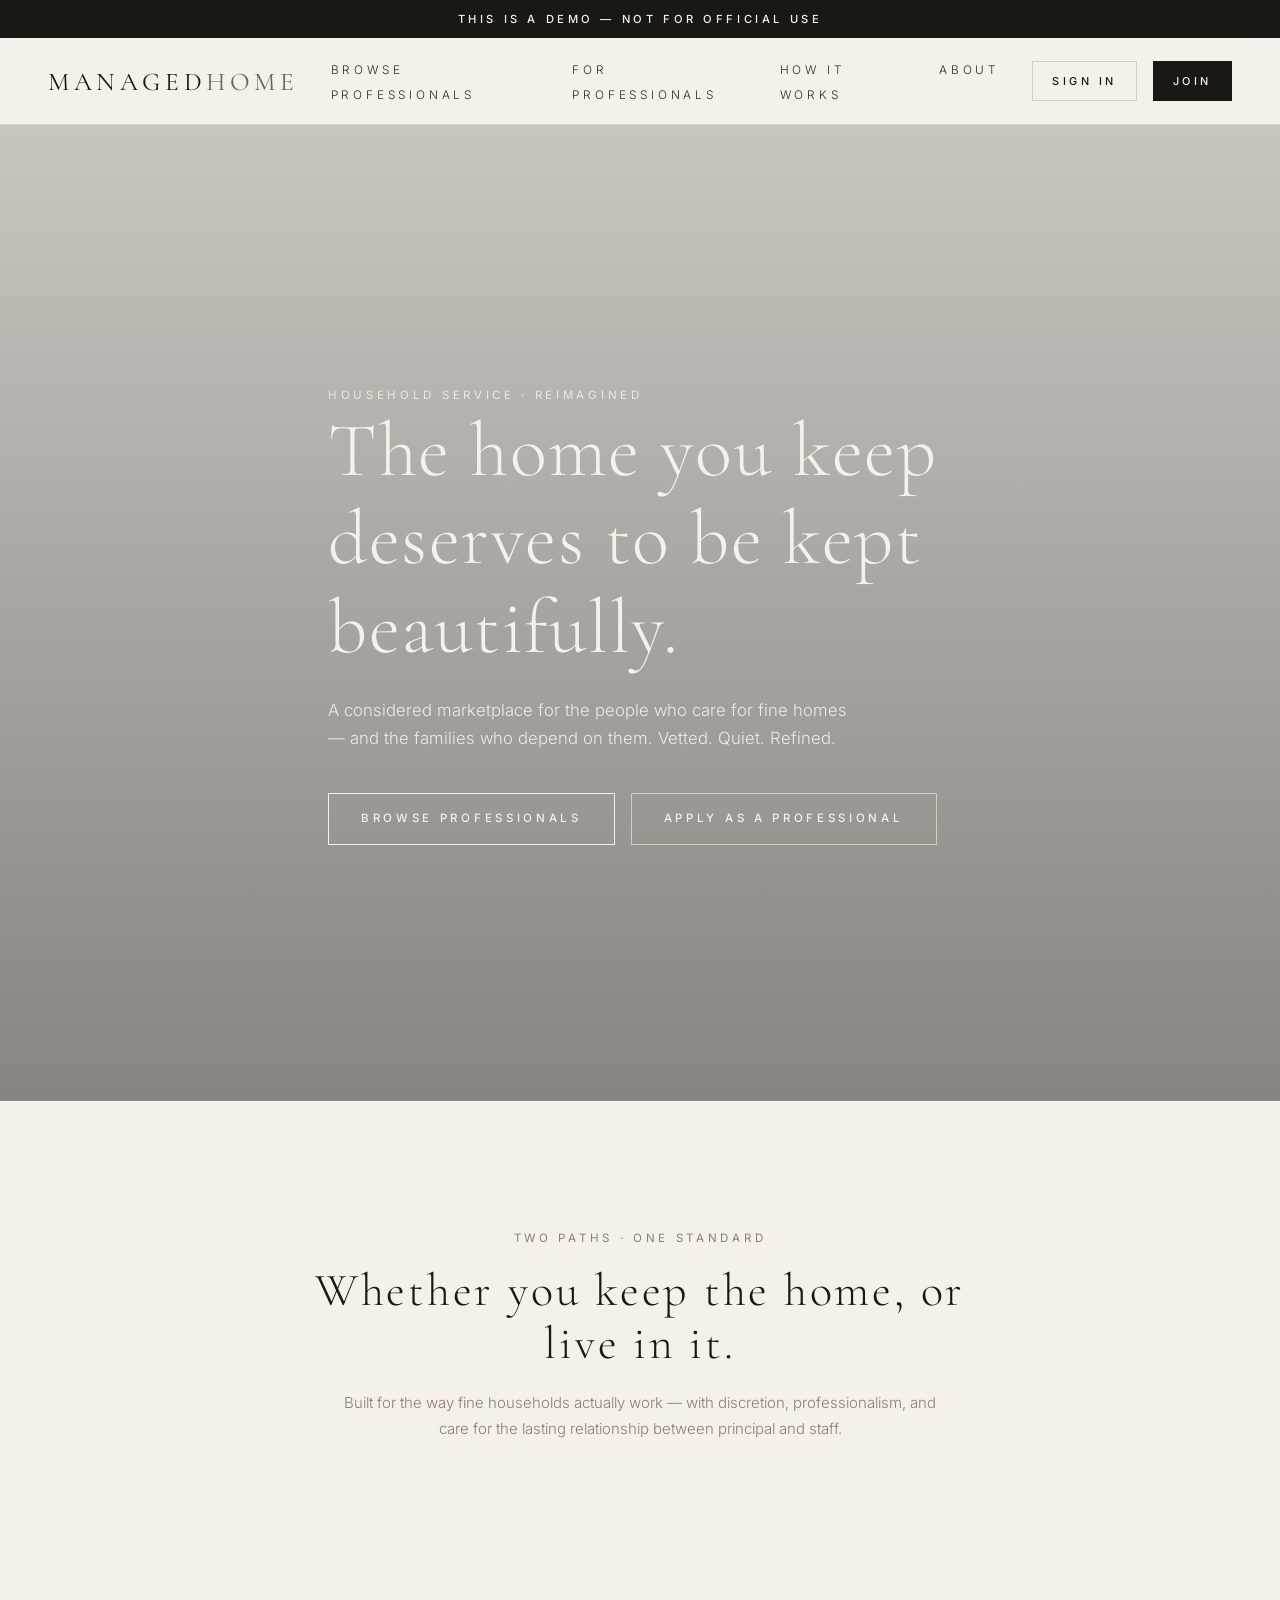
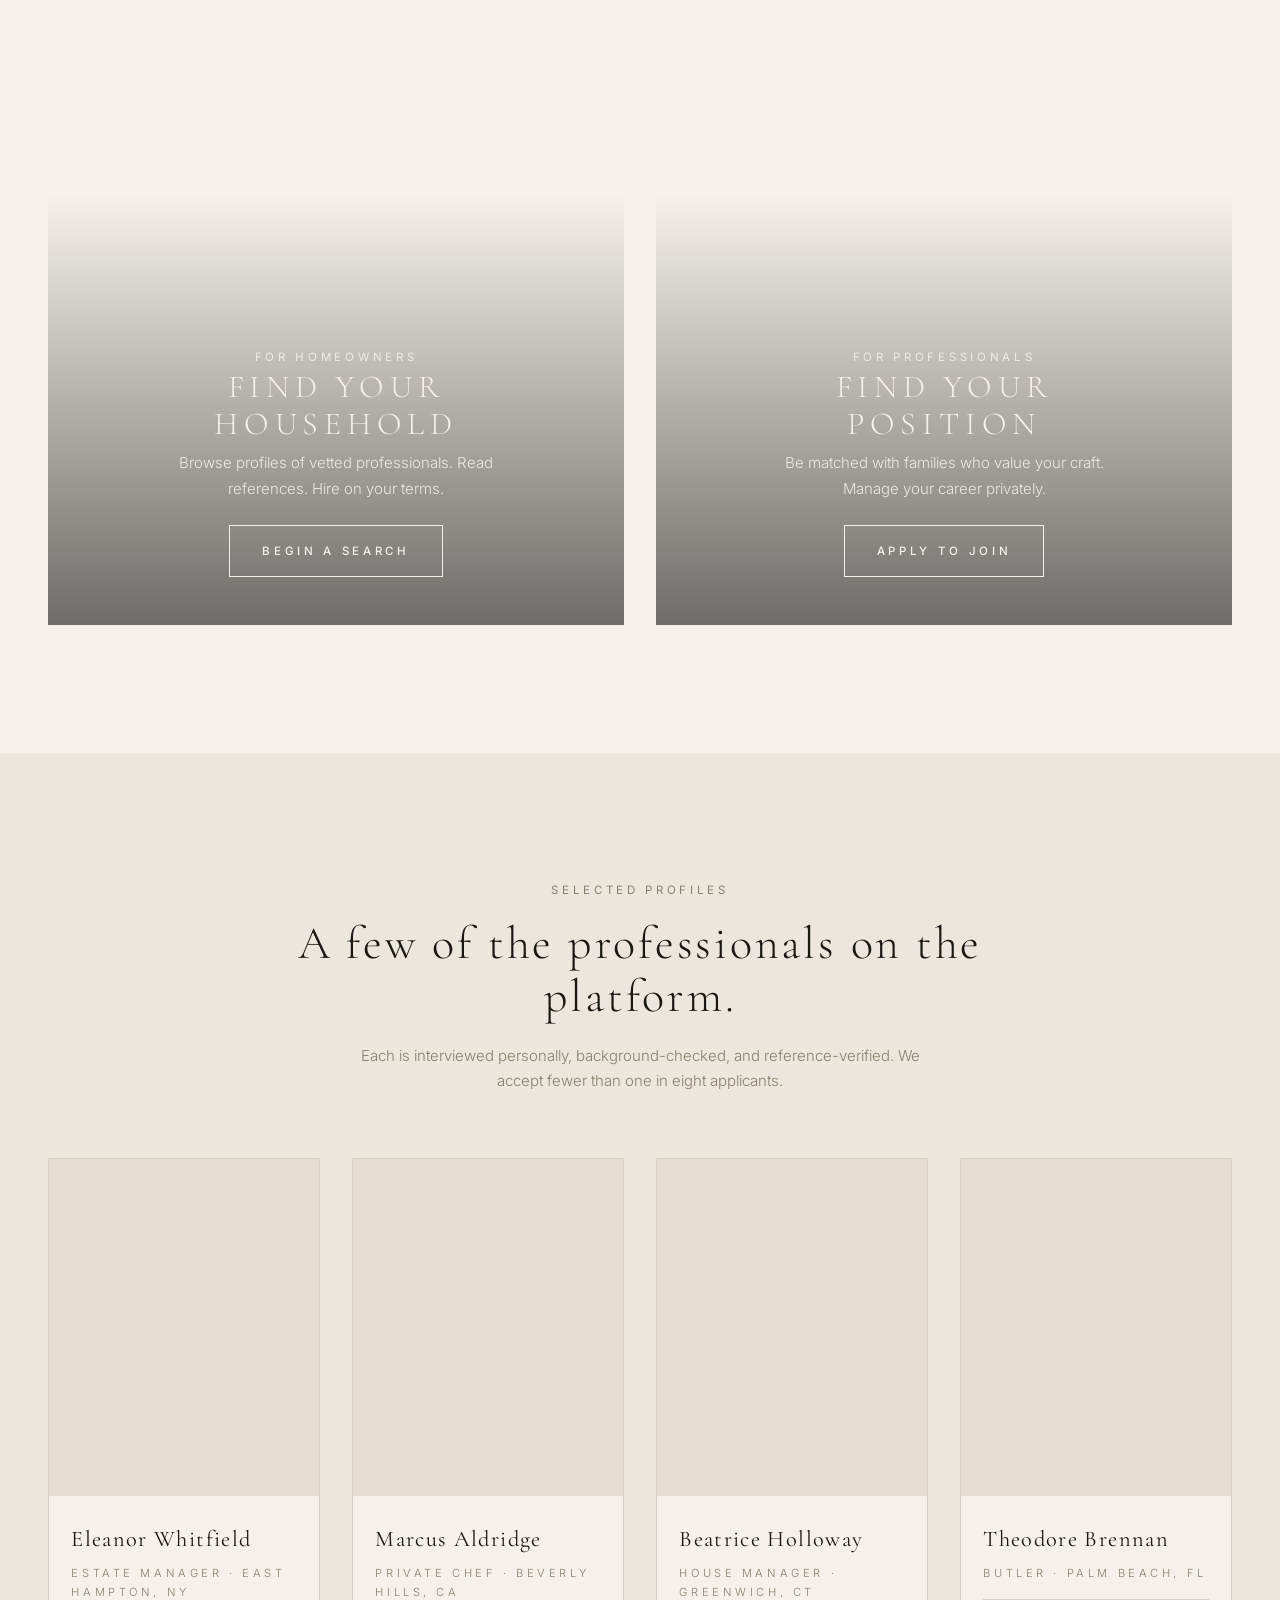
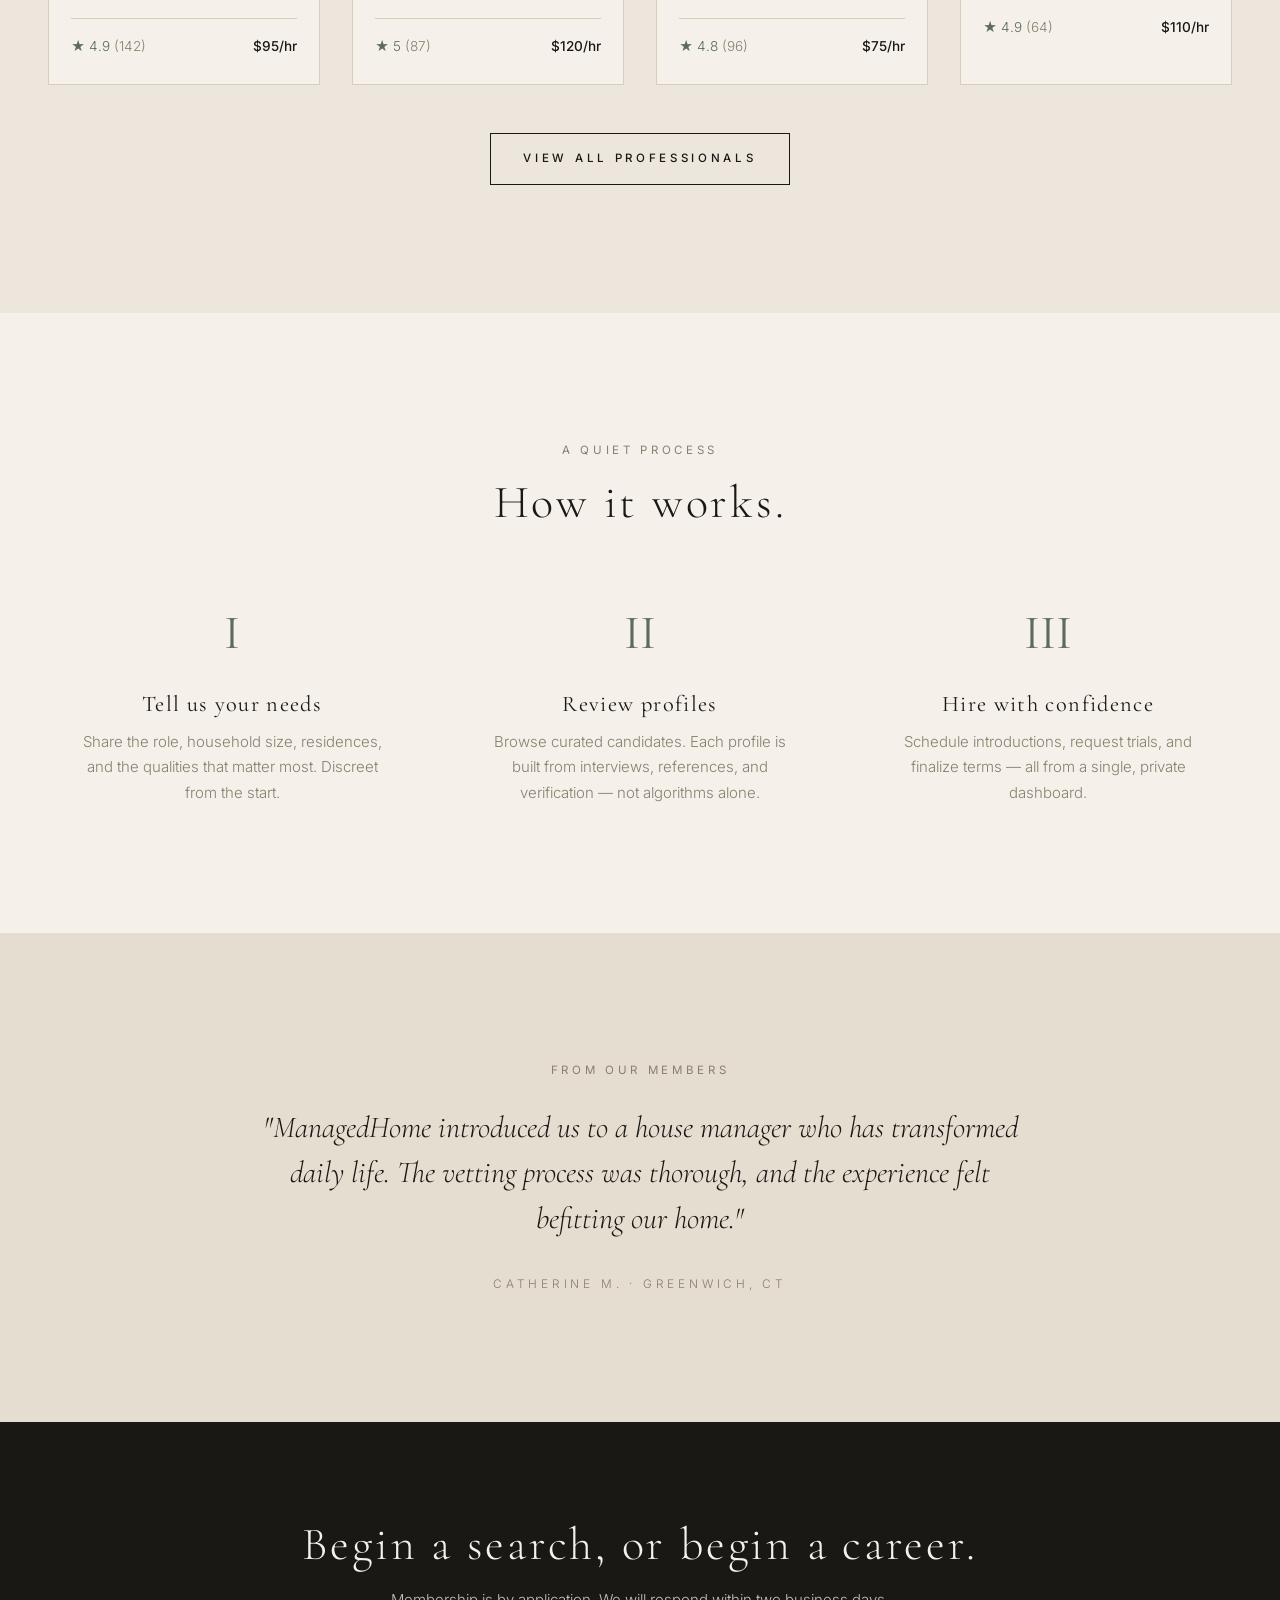
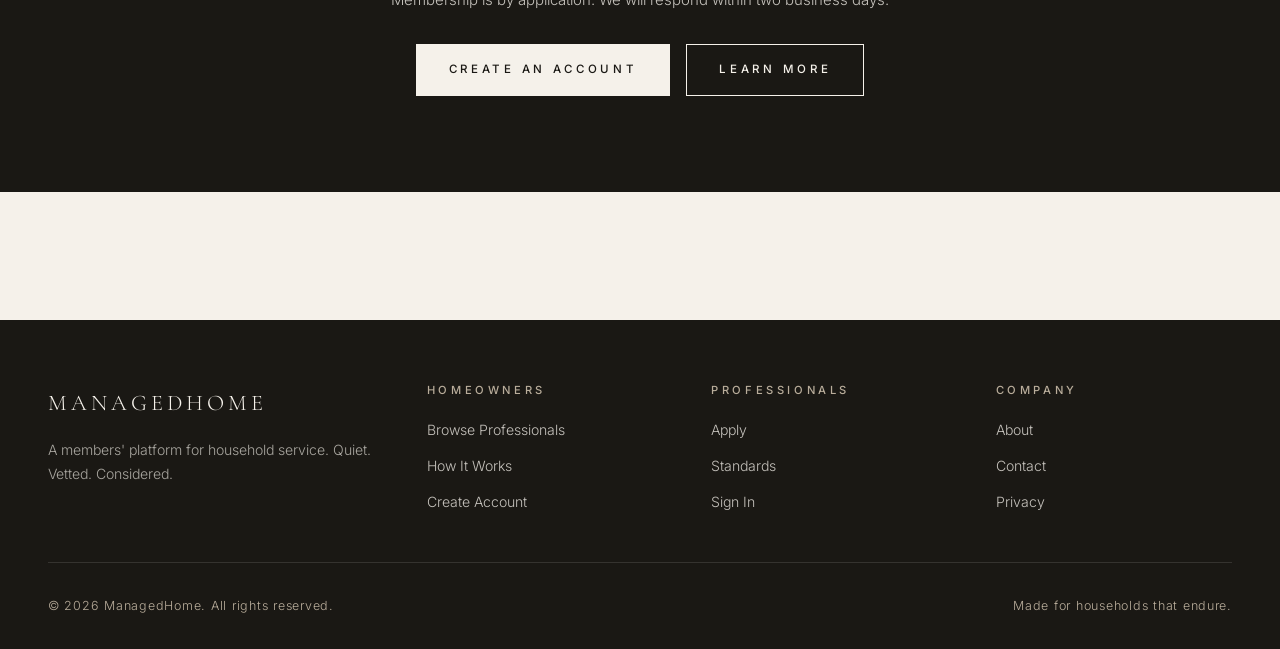
<file: index.html>
<!doctype html>
<html lang="en">
<head>
  <meta charset="utf-8">
  <meta name="viewport" content="width=device-width, initial-scale=1">
  <title>ManagedHome — A Considered Approach to Household Service</title>
  <meta name="description" content="A refined platform connecting discerning homeowners with vetted household professionals — house managers, private chefs, estate staff, and more.">
  <link rel="stylesheet" href="css/styles.css">
</head>
<body>

<div class="demo-banner">This is a demo — not for official use</div>

<!-- ============== HEADER ============== -->
<header class="site-header">
  <nav class="nav">
    <a href="index.html" class="brand">Managed<span>Home</span></a>
    <ul class="nav-links">
      <li><a href="browse.html">Browse Professionals</a></li>
      <li><a href="apply.html">For Professionals</a></li>
      <li><a href="how-it-works.html">How It Works</a></li>
      <li><a href="about.html">About</a></li>
    </ul>
    <div class="nav-actions">
      <a href="login.html" class="btn btn-sm btn-ghost" data-auth-show="out">Sign In</a>
      <a href="signup.html" class="btn btn-sm btn-primary" data-auth-show="out">Join</a>
      <a href="dashboard-homeowner.html" class="btn btn-sm btn-ghost" data-auth-show="homeowner">My Dashboard</a>
      <a href="dashboard-pro.html"        class="btn btn-sm btn-ghost" data-auth-show="pro">My Dashboard</a>
      <button class="nav-toggle" aria-label="Menu">≡</button>
    </div>
  </nav>
</header>

<!-- ============== HERO ============== -->
<section class="hero" style="background-image:url('https://images.unsplash.com/photo-1600585154340-be6161a56a0c?w=2000&q=85&auto=format&fit=crop');">
  <div class="hero-content container">
    <span class="eyebrow">Household Service · Reimagined</span>
    <h1>The home you keep deserves to be kept beautifully.</h1>
    <p>A considered marketplace for the people who care for fine homes — and the families who depend on them. Vetted. Quiet. Refined.</p>
    <div class="hero-actions">
      <a href="browse.html" class="btn btn-light">Browse Professionals</a>
      <a href="apply.html" class="btn btn-light btn-ghost">Apply as a Professional</a>
    </div>
  </div>
</section>

<!-- ============== TWO PATHS ============== -->
<section>
  <div class="container">
    <div class="section-head">
      <span class="eyebrow">Two Paths · One Standard</span>
      <h2>Whether you keep the home, or live in it.</h2>
      <p>Built for the way fine households actually work — with discretion, professionalism, and care for the lasting relationship between principal and staff.</p>
    </div>
    <div class="split">
      <a href="browse.html" class="split-card" style="background-image:url('https://images.unsplash.com/photo-1600210492486-724fe5c67fb0?w=1200&q=80&auto=format&fit=crop');">
        <div class="split-card-inner">
          <span class="eyebrow" style="color:rgba(245,241,234,0.85);">For Homeowners</span>
          <h3>Find Your Household</h3>
          <p>Browse profiles of vetted professionals. Read references. Hire on your terms.</p>
          <span class="btn btn-light">Begin a Search</span>
        </div>
      </a>
      <a href="apply.html" class="split-card" style="background-image:url('https://images.unsplash.com/photo-1556909114-f6e7ad7d3136?w=1200&q=80&auto=format&fit=crop');">
        <div class="split-card-inner">
          <span class="eyebrow" style="color:rgba(245,241,234,0.85);">For Professionals</span>
          <h3>Find Your Position</h3>
          <p>Be matched with families who value your craft. Manage your career privately.</p>
          <span class="btn btn-light">Apply to Join</span>
        </div>
      </a>
    </div>
  </div>
</section>

<!-- ============== FEATURED PROS ============== -->
<section style="background:var(--ivory);">
  <div class="container">
    <div class="section-head">
      <span class="eyebrow">Selected Profiles</span>
      <h2>A few of the professionals on the platform.</h2>
      <p>Each is interviewed personally, background-checked, and reference-verified. We accept fewer than one in eight applicants.</p>
    </div>
    <div class="pro-grid" id="featured-grid"></div>
    <div style="text-align:center; margin-top:3rem;">
      <a href="browse.html" class="btn">View All Professionals</a>
    </div>
  </div>
</section>

<!-- ============== HOW IT WORKS ============== -->
<section>
  <div class="container">
    <div class="section-head">
      <span class="eyebrow">A Quiet Process</span>
      <h2>How it works.</h2>
    </div>
    <div class="steps">
      <div class="step">
        <span class="step-num">I</span>
        <h3>Tell us your needs</h3>
        <p>Share the role, household size, residences, and the qualities that matter most. Discreet from the start.</p>
      </div>
      <div class="step">
        <span class="step-num">II</span>
        <h3>Review profiles</h3>
        <p>Browse curated candidates. Each profile is built from interviews, references, and verification — not algorithms alone.</p>
      </div>
      <div class="step">
        <span class="step-num">III</span>
        <h3>Hire with confidence</h3>
        <p>Schedule introductions, request trials, and finalize terms — all from a single, private dashboard.</p>
      </div>
    </div>
  </div>
</section>

<!-- ============== TESTIMONIAL ============== -->
<section style="background:var(--cream);">
  <div class="container">
    <div class="testimonial">
      <span class="eyebrow" style="display:block; margin-bottom:1.5rem;">From Our Members</span>
      <blockquote id="testimonial-quote">"ManagedHome introduced us to a house manager who has transformed daily life."</blockquote>
      <cite id="testimonial-cite">Catherine M. · Greenwich, CT</cite>
    </div>
  </div>
</section>

<!-- ============== CTA STRIP ============== -->
<section class="cta-strip">
  <h2>Begin a search, or begin a career.</h2>
  <p>Membership is by application. We will respond within two business days.</p>
  <div style="display:flex; gap:1rem; justify-content:center; flex-wrap:wrap;">
    <a href="signup.html" class="btn btn-light btn-primary" style="background:var(--bone); color:var(--ink); border-color:var(--bone);">Create an Account</a>
    <a href="how-it-works.html" class="btn btn-light">Learn More</a>
  </div>
</section>

<!-- ============== FOOTER ============== -->
<footer class="site-footer">
  <div class="container">
    <div class="footer-grid">
      <div>
        <div class="footer-brand">ManagedHome</div>
        <p>A members' platform for household service. Quiet. Vetted. Considered.</p>
      </div>
      <div>
        <h4>Homeowners</h4>
        <ul>
          <li><a href="browse.html">Browse Professionals</a></li>
          <li><a href="how-it-works.html">How It Works</a></li>
          <li><a href="signup.html">Create Account</a></li>
        </ul>
      </div>
      <div>
        <h4>Professionals</h4>
        <ul>
          <li><a href="apply.html">Apply</a></li>
          <li><a href="how-it-works.html">Standards</a></li>
          <li><a href="login.html">Sign In</a></li>
        </ul>
      </div>
      <div>
        <h4>Company</h4>
        <ul>
          <li><a href="about.html">About</a></li>
          <li><a href="about.html#contact">Contact</a></li>
          <li><a href="about.html#privacy">Privacy</a></li>
        </ul>
      </div>
    </div>
    <div class="footer-bottom">
      <span>© 2026 ManagedHome. All rights reserved.</span>
      <span>Made for households that endure.</span>
    </div>
  </div>
</footer>

<script src="js/data.js"></script>
<script src="js/app.js"></script>
<script>
  // featured pros
  const featured = (window.MH_PROS || []).slice(0, 4);
  document.getElementById('featured-grid').innerHTML = featured.map(p => `
    <a href="professional.html?id=${p.id}" class="pro-card">
      <div class="pro-card-img" style="background-image:url('${p.photo}')"></div>
      <div class="pro-card-body">
        <div class="pro-card-name">${escapeHtml(p.name)}</div>
        <div class="pro-card-trade">${escapeHtml(MH.trade(p.trade))} · ${escapeHtml(p.city)}</div>
        <div class="pro-card-meta">
          <span class="pro-card-rating">★ ${p.rating} <span class="muted">(${p.reviews})</span></span>
          <span class="pro-card-rate">$${p.rate}/hr</span>
        </div>
      </div>
    </a>
  `).join('');

  // rotating testimonial
  const tList = window.MH_TESTIMONIALS || [];
  if (tList.length) {
    let i = 0;
    const q = document.getElementById('testimonial-quote');
    const c = document.getElementById('testimonial-cite');
    const cycle = () => {
      const t = tList[i];
      q.textContent = '"' + t.quote + '"';
      c.textContent = `${t.name} · ${t.city}`;
      i = (i + 1) % tList.length;
    };
    cycle();
    setInterval(cycle, 6000);
  }
</script>
</body>
</html>
</file>
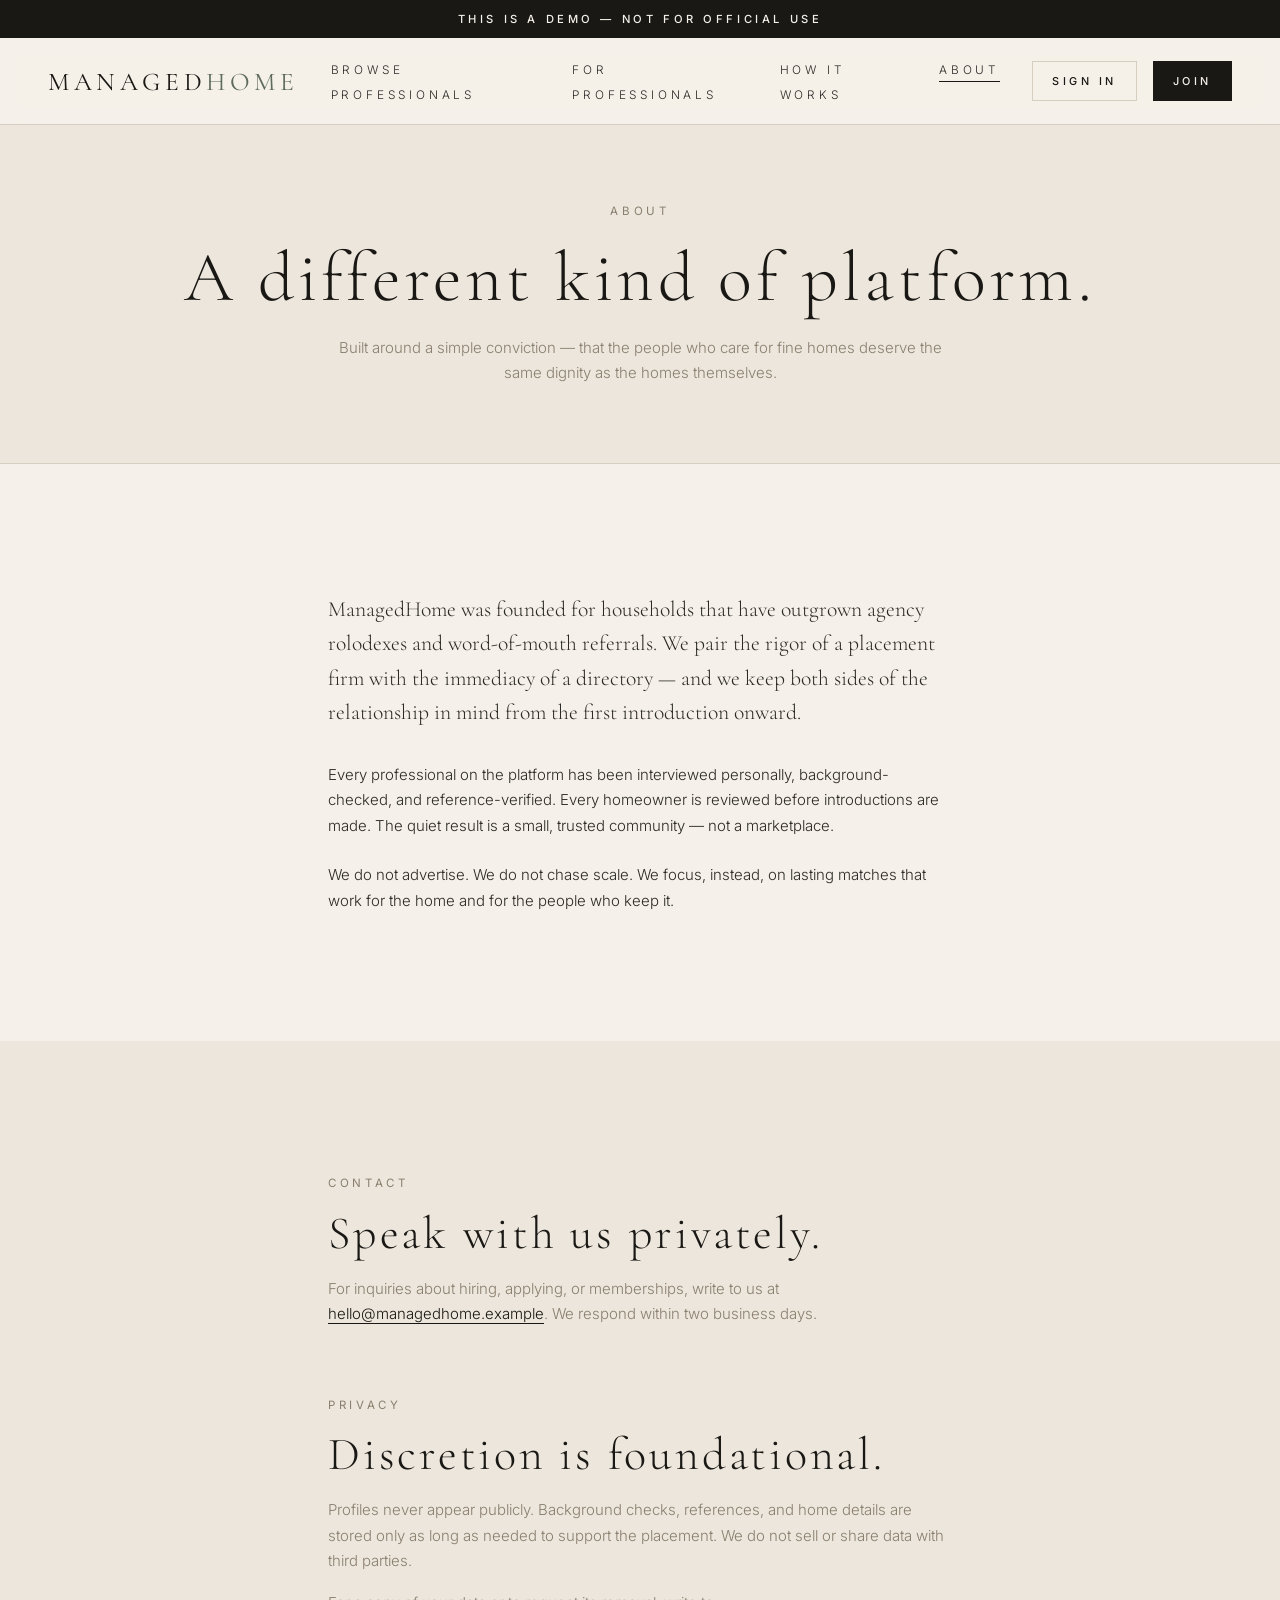
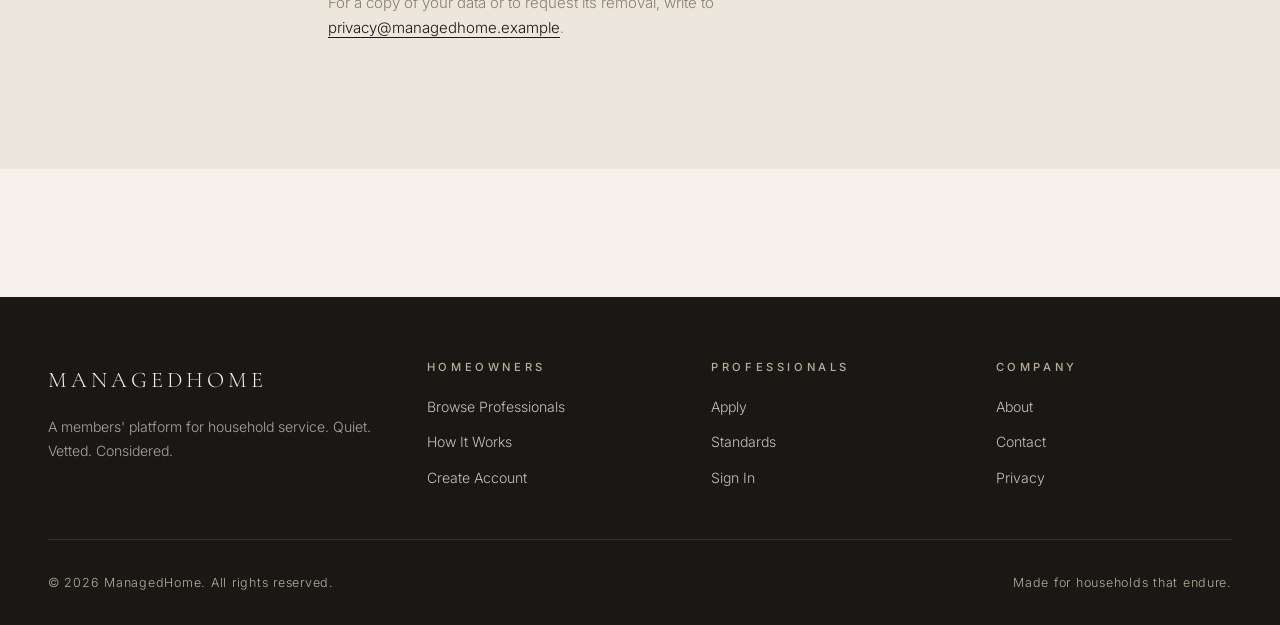
<file: about.html>
<!doctype html>
<html lang="en">
<head>
  <meta charset="utf-8">
  <meta name="viewport" content="width=device-width, initial-scale=1">
  <title>About — ManagedHome</title>
  <link rel="stylesheet" href="css/styles.css">
</head>
<body>

<div class="demo-banner">This is a demo — not for official use</div>

<header class="site-header">
  <nav class="nav">
    <a href="index.html" class="brand">Managed<span>Home</span></a>
    <ul class="nav-links">
      <li><a href="browse.html">Browse Professionals</a></li>
      <li><a href="apply.html">For Professionals</a></li>
      <li><a href="how-it-works.html">How It Works</a></li>
      <li><a href="about.html" class="active">About</a></li>
    </ul>
    <div class="nav-actions">
      <a href="login.html" class="btn btn-sm btn-ghost" data-auth-show="out">Sign In</a>
      <a href="signup.html" class="btn btn-sm btn-primary" data-auth-show="out">Join</a>
      <a href="dashboard-homeowner.html" class="btn btn-sm btn-ghost" data-auth-show="homeowner">My Dashboard</a>
      <a href="dashboard-pro.html"        class="btn btn-sm btn-ghost" data-auth-show="pro">My Dashboard</a>
      <button class="nav-toggle" aria-label="Menu">≡</button>
    </div>
  </nav>
</header>

<section class="page-banner">
  <div class="container">
    <span class="eyebrow">About</span>
    <h1>A different kind of platform.</h1>
    <p>Built around a simple conviction — that the people who care for fine homes deserve the same dignity as the homes themselves.</p>
  </div>
</section>

<section>
  <div class="container container-narrow">
    <p class="lede" style="margin-bottom:2rem;">ManagedHome was founded for households that have outgrown agency rolodexes and word-of-mouth referrals. We pair the rigor of a placement firm with the immediacy of a directory — and we keep both sides of the relationship in mind from the first introduction onward.</p>
    <p style="margin-bottom:1.5rem;">Every professional on the platform has been interviewed personally, background-checked, and reference-verified. Every homeowner is reviewed before introductions are made. The quiet result is a small, trusted community — not a marketplace.</p>
    <p>We do not advertise. We do not chase scale. We focus, instead, on lasting matches that work for the home and for the people who keep it.</p>
  </div>
</section>

<section style="background:var(--ivory);">
  <div class="container container-narrow">
    <div id="contact" style="margin-bottom: 4rem;">
      <span class="eyebrow">Contact</span>
      <h2 style="margin-top:.75rem;">Speak with us privately.</h2>
      <p class="muted" style="margin-top:1rem;">For inquiries about hiring, applying, or memberships, write to us at <a href="mailto:hello@managedhome.example" style="border-bottom:1px solid var(--ink); color:var(--ink);">hello@managedhome.example</a>. We respond within two business days.</p>
    </div>

    <div id="privacy">
      <span class="eyebrow">Privacy</span>
      <h2 style="margin-top:.75rem;">Discretion is foundational.</h2>
      <p class="muted" style="margin-top:1rem; margin-bottom:1rem;">Profiles never appear publicly. Background checks, references, and home details are stored only as long as needed to support the placement. We do not sell or share data with third parties.</p>
      <p class="muted">For a copy of your data or to request its removal, write to <a href="mailto:privacy@managedhome.example" style="border-bottom:1px solid var(--ink); color:var(--ink);">privacy@managedhome.example</a>.</p>
    </div>
  </div>
</section>

<footer class="site-footer">
  <div class="container">
    <div class="footer-grid">
      <div><div class="footer-brand">ManagedHome</div><p>A members' platform for household service. Quiet. Vetted. Considered.</p></div>
      <div><h4>Homeowners</h4><ul><li><a href="browse.html">Browse Professionals</a></li><li><a href="how-it-works.html">How It Works</a></li><li><a href="signup.html">Create Account</a></li></ul></div>
      <div><h4>Professionals</h4><ul><li><a href="apply.html">Apply</a></li><li><a href="how-it-works.html">Standards</a></li><li><a href="login.html">Sign In</a></li></ul></div>
      <div><h4>Company</h4><ul><li><a href="about.html">About</a></li><li><a href="about.html#contact">Contact</a></li><li><a href="about.html#privacy">Privacy</a></li></ul></div>
    </div>
    <div class="footer-bottom"><span>© 2026 ManagedHome. All rights reserved.</span><span>Made for households that endure.</span></div>
  </div>
</footer>
<script src="js/data.js"></script>
<script src="js/app.js"></script>
</body>
</html>
</file>
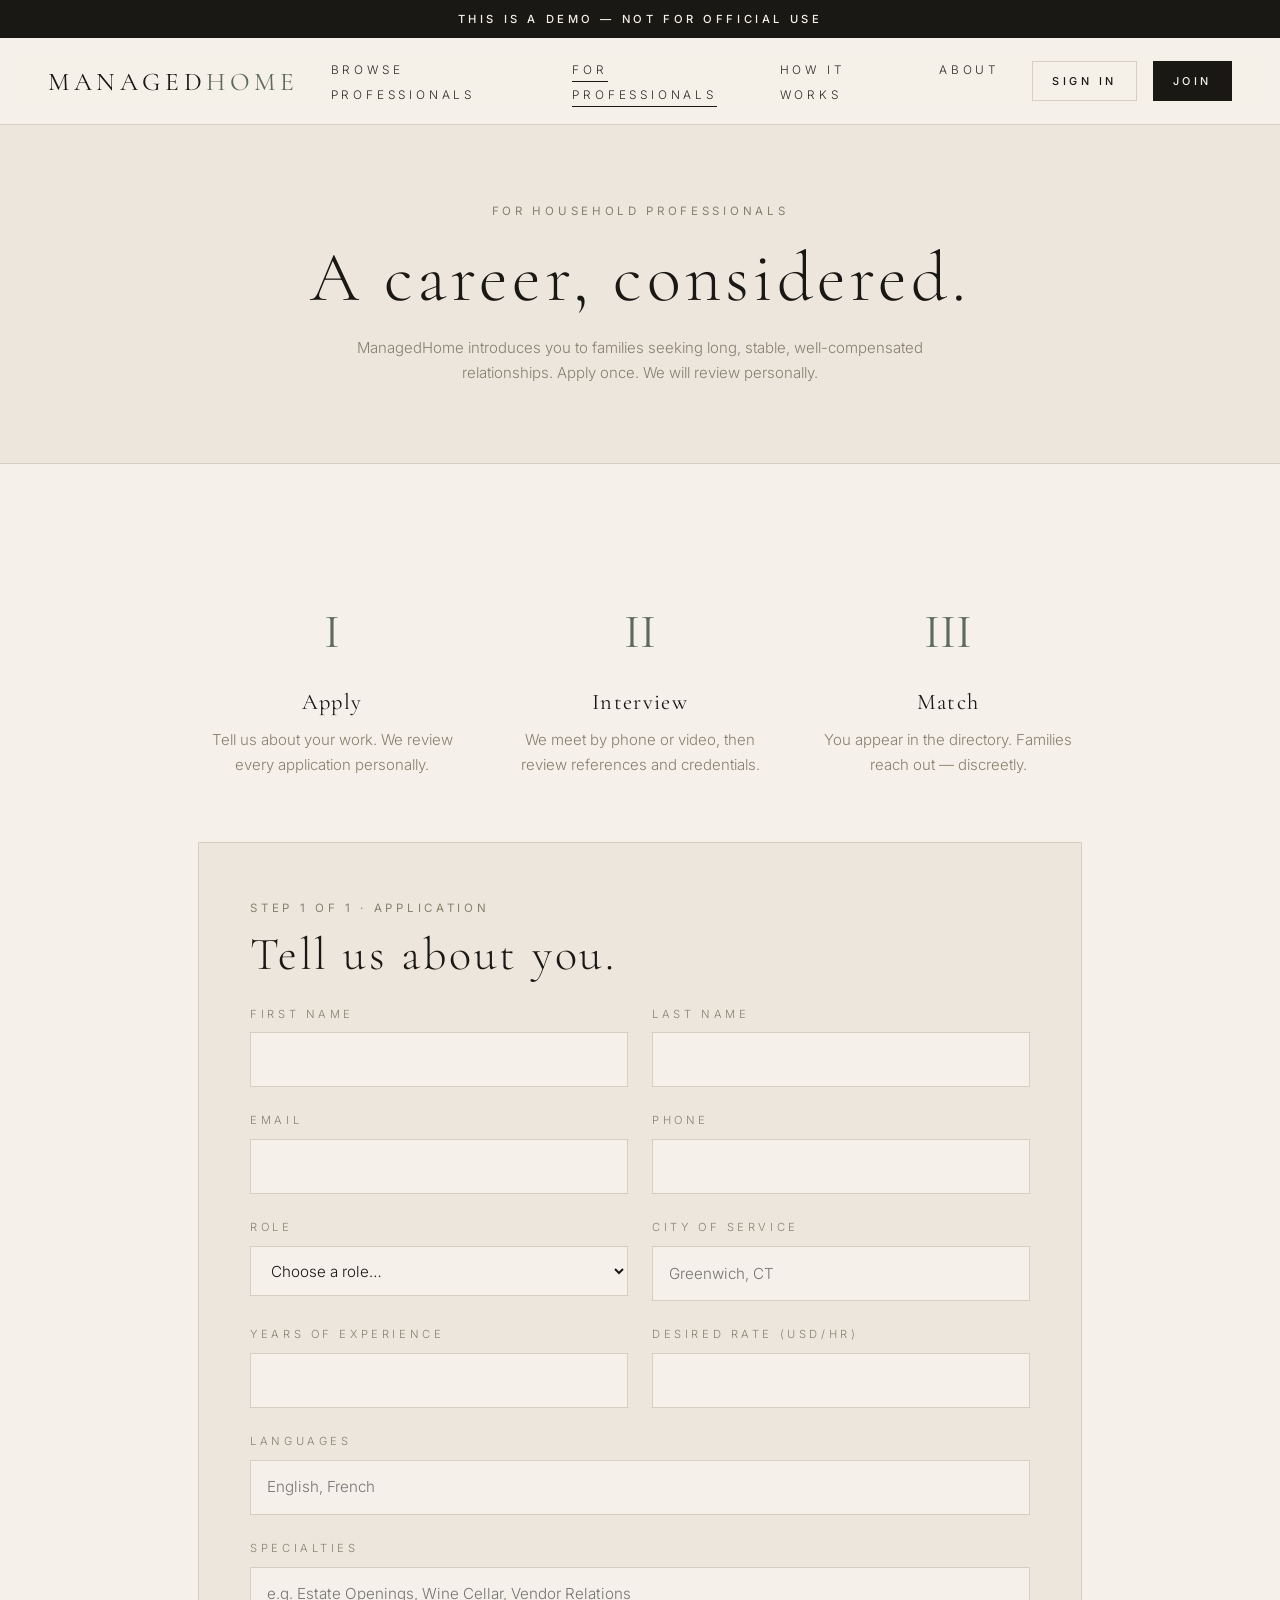
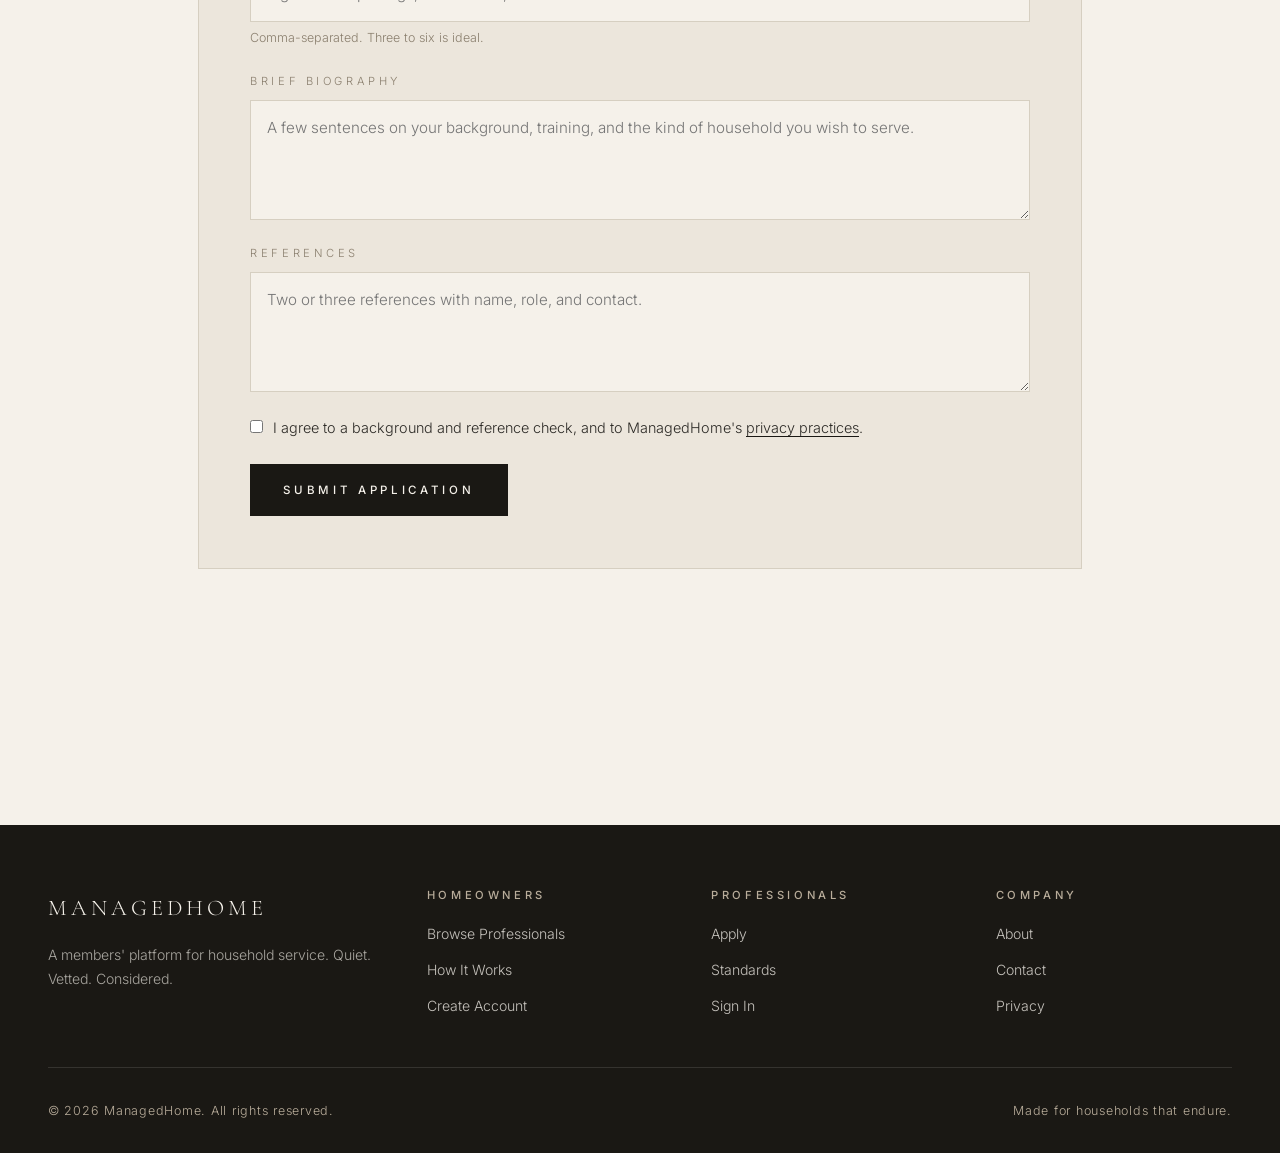
<file: apply.html>
<!doctype html>
<html lang="en">
<head>
  <meta charset="utf-8">
  <meta name="viewport" content="width=device-width, initial-scale=1">
  <title>Apply to Join — ManagedHome</title>
  <link rel="stylesheet" href="css/styles.css">
</head>
<body>

<div class="demo-banner">This is a demo — not for official use</div>

<header class="site-header">
  <nav class="nav">
    <a href="index.html" class="brand">Managed<span>Home</span></a>
    <ul class="nav-links">
      <li><a href="browse.html">Browse Professionals</a></li>
      <li><a href="apply.html" class="active">For Professionals</a></li>
      <li><a href="how-it-works.html">How It Works</a></li>
      <li><a href="about.html">About</a></li>
    </ul>
    <div class="nav-actions">
      <a href="login.html" class="btn btn-sm btn-ghost" data-auth-show="out">Sign In</a>
      <a href="signup.html" class="btn btn-sm btn-primary" data-auth-show="out">Join</a>
      <a href="dashboard-homeowner.html" class="btn btn-sm btn-ghost" data-auth-show="homeowner">My Dashboard</a>
      <a href="dashboard-pro.html"        class="btn btn-sm btn-ghost" data-auth-show="pro">My Dashboard</a>
      <button class="nav-toggle" aria-label="Menu">≡</button>
    </div>
  </nav>
</header>

<section class="page-banner">
  <div class="container">
    <span class="eyebrow">For Household Professionals</span>
    <h1>A career, considered.</h1>
    <p>ManagedHome introduces you to families seeking long, stable, well-compensated relationships. Apply once. We will review personally.</p>
  </div>
</section>

<section>
  <div class="container" style="max-width: 980px;">
    <div class="steps" style="grid-template-columns: repeat(3, 1fr); margin-bottom: 4rem;">
      <div class="step"><span class="step-num">I</span><h3>Apply</h3><p>Tell us about your work. We review every application personally.</p></div>
      <div class="step"><span class="step-num">II</span><h3>Interview</h3><p>We meet by phone or video, then review references and credentials.</p></div>
      <div class="step"><span class="step-num">III</span><h3>Match</h3><p>You appear in the directory. Families reach out — discreetly.</p></div>
    </div>

    <div id="apply-success" class="empty" style="display:none;">
      <h3>Thank you. Your application is received.</h3>
      <p>We will respond within two business days. In the meantime, you may <a href="signup.html">create an account</a> to track your application.</p>
    </div>

    <form id="apply-form" class="form">
      <div>
        <span class="eyebrow">Step 1 of 1 · Application</span>
        <h2 style="margin-top:.5rem;">Tell us about you.</h2>
      </div>

      <div class="form-row">
        <div class="field"><label for="first">First Name</label><input id="first" required></div>
        <div class="field"><label for="last">Last Name</label><input id="last" required></div>
      </div>
      <div class="form-row">
        <div class="field"><label for="email">Email</label><input id="email" type="email" required></div>
        <div class="field"><label for="phone">Phone</label><input id="phone" type="tel" required></div>
      </div>
      <div class="form-row">
        <div class="field">
          <label for="role">Role</label>
          <select id="role" required>
            <option value="">Choose a role…</option>
          </select>
        </div>
        <div class="field"><label for="city">City of Service</label><input id="city" placeholder="Greenwich, CT" required></div>
      </div>
      <div class="form-row">
        <div class="field"><label for="years">Years of Experience</label><input id="years" type="number" min="0" max="60" required></div>
        <div class="field"><label for="rate">Desired Rate (USD/hr)</label><input id="rate" type="number" min="20" max="500" required></div>
      </div>
      <div class="field">
        <label for="languages">Languages</label>
        <input id="languages" placeholder="English, French" required>
      </div>
      <div class="field">
        <label for="specialties">Specialties</label>
        <input id="specialties" placeholder="e.g. Estate Openings, Wine Cellar, Vendor Relations" required>
        <span class="field-help">Comma-separated. Three to six is ideal.</span>
      </div>
      <div class="field">
        <label for="bio">Brief Biography</label>
        <textarea id="bio" minlength="80" placeholder="A few sentences on your background, training, and the kind of household you wish to serve." required></textarea>
      </div>
      <div class="field">
        <label for="references">References</label>
        <textarea id="references" placeholder="Two or three references with name, role, and contact." required></textarea>
      </div>
      <div class="checkbox-row">
        <input type="checkbox" id="agree" required>
        <label for="agree" style="text-transform:none; letter-spacing:0; color:var(--charcoal); font-size:.9rem;">I agree to a background and reference check, and to ManagedHome's <a href="about.html#privacy" style="border-bottom:1px solid var(--ink);">privacy practices</a>.</label>
      </div>

      <button type="submit" class="btn btn-primary" style="align-self:flex-start;">Submit Application</button>
    </form>
  </div>
</section>

<footer class="site-footer">
  <div class="container">
    <div class="footer-grid">
      <div><div class="footer-brand">ManagedHome</div><p>A members' platform for household service. Quiet. Vetted. Considered.</p></div>
      <div><h4>Homeowners</h4><ul><li><a href="browse.html">Browse Professionals</a></li><li><a href="how-it-works.html">How It Works</a></li><li><a href="signup.html">Create Account</a></li></ul></div>
      <div><h4>Professionals</h4><ul><li><a href="apply.html">Apply</a></li><li><a href="how-it-works.html">Standards</a></li><li><a href="login.html">Sign In</a></li></ul></div>
      <div><h4>Company</h4><ul><li><a href="about.html">About</a></li><li><a href="about.html#contact">Contact</a></li><li><a href="about.html#privacy">Privacy</a></li></ul></div>
    </div>
    <div class="footer-bottom"><span>© 2026 ManagedHome. All rights reserved.</span><span>Made for households that endure.</span></div>
  </div>
</footer>

<script src="js/data.js"></script>
<script src="js/app.js"></script>
<script>
  const roleSel = document.getElementById('role');
  (window.MH_TRADES || []).forEach(t => {
    const o = document.createElement('option');
    o.value = t.id; o.textContent = t.label;
    roleSel.appendChild(o);
  });

  document.getElementById('apply-form').addEventListener('submit', e => {
    e.preventDefault();
    const app = {
      firstName: document.getElementById('first').value.trim(),
      lastName:  document.getElementById('last').value.trim(),
      email:     document.getElementById('email').value.trim(),
      phone:     document.getElementById('phone').value.trim(),
      trade:     document.getElementById('role').value,
      city:      document.getElementById('city').value.trim(),
      years:     +document.getElementById('years').value,
      rate:      +document.getElementById('rate').value,
      languages: document.getElementById('languages').value.split(',').map(s=>s.trim()).filter(Boolean),
      specialties: document.getElementById('specialties').value.split(',').map(s=>s.trim()).filter(Boolean),
      bio:        document.getElementById('bio').value.trim(),
      references: document.getElementById('references').value.trim(),
    };
    MH.addApplication(app);

    // Auto-create a pro account so they can see their dashboard
    MH.signIn({
      role: 'pro',
      name: `${app.firstName} ${app.lastName}`,
      email: app.email,
      city: app.city,
      trade: app.trade,
      rate: app.rate,
      years: app.years,
      languages: app.languages,
      specialties: app.specialties,
      bio: app.bio,
    });

    document.getElementById('apply-form').style.display = 'none';
    document.getElementById('apply-success').style.display = 'block';
    MH.toast('Application received. Account created.');
    setTimeout(() => location.href = 'dashboard-pro.html', 1800);
  });
</script>
</body>
</html>
</file>
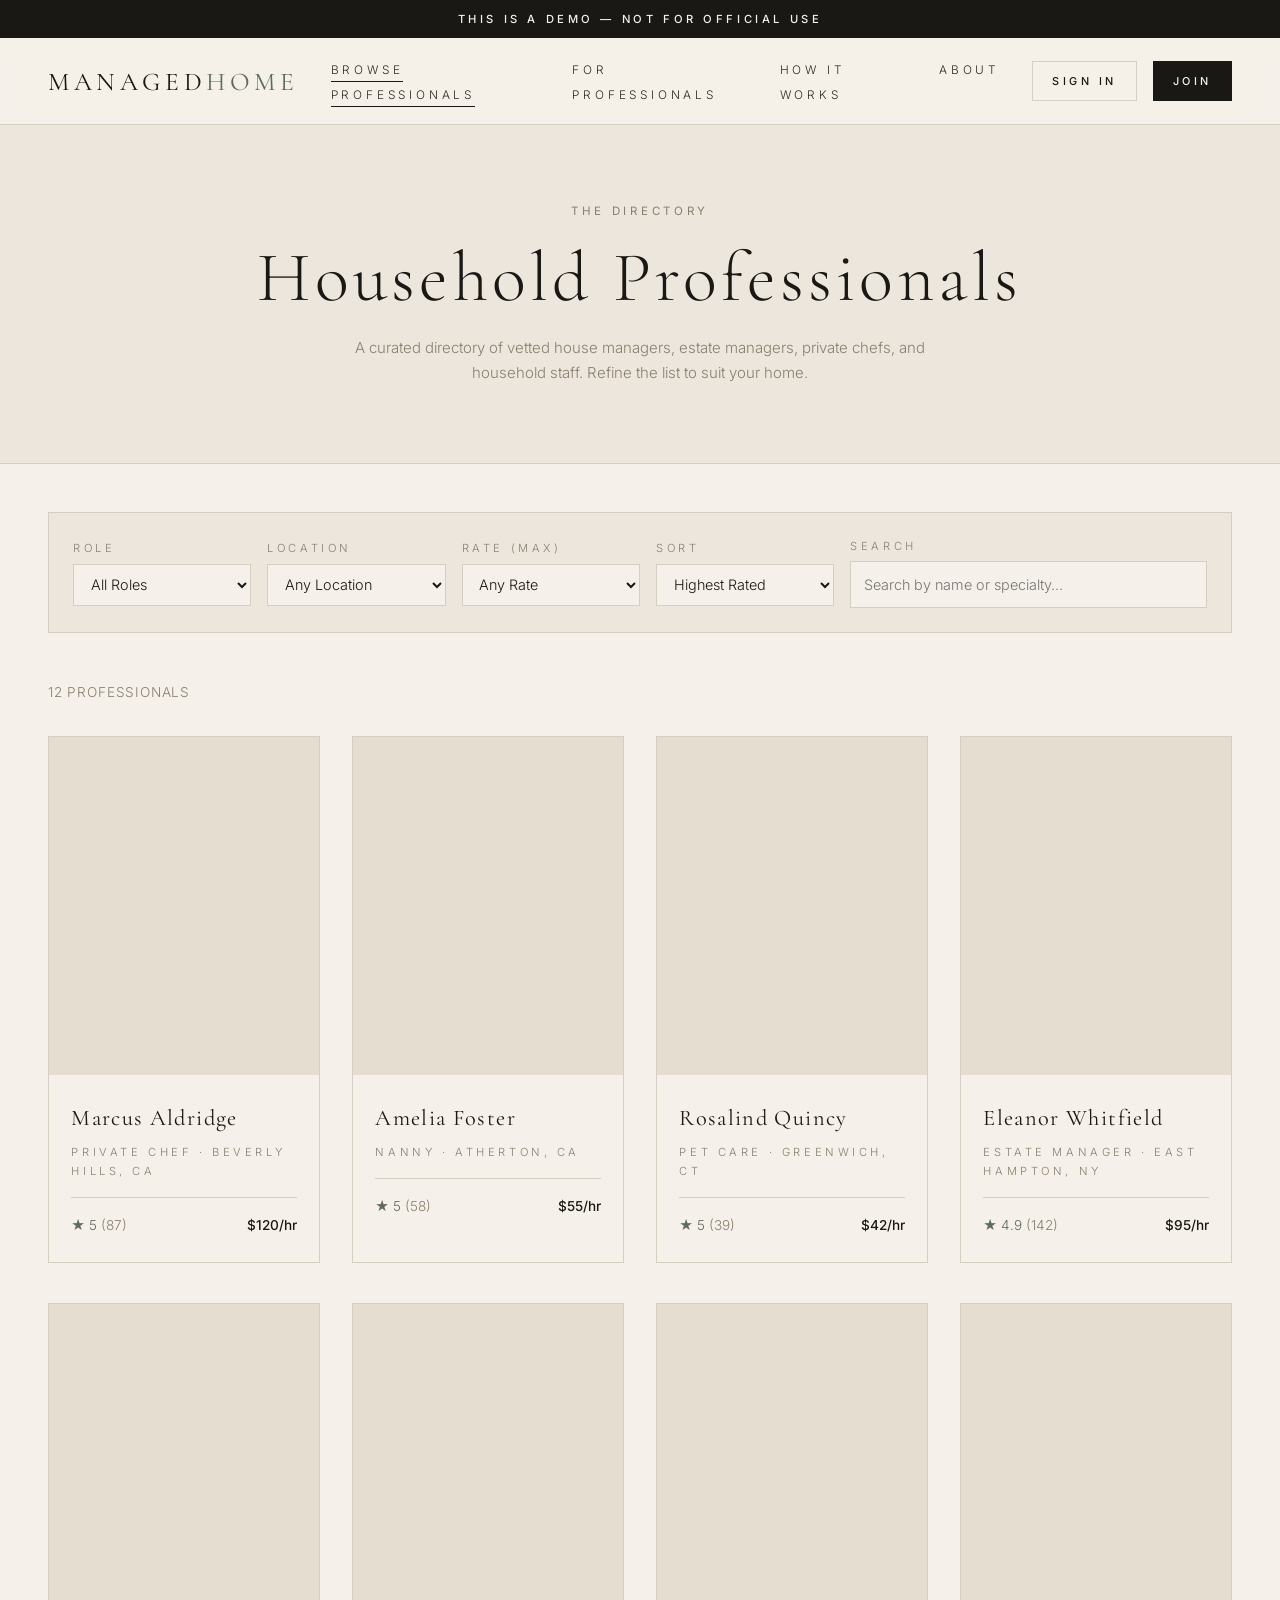
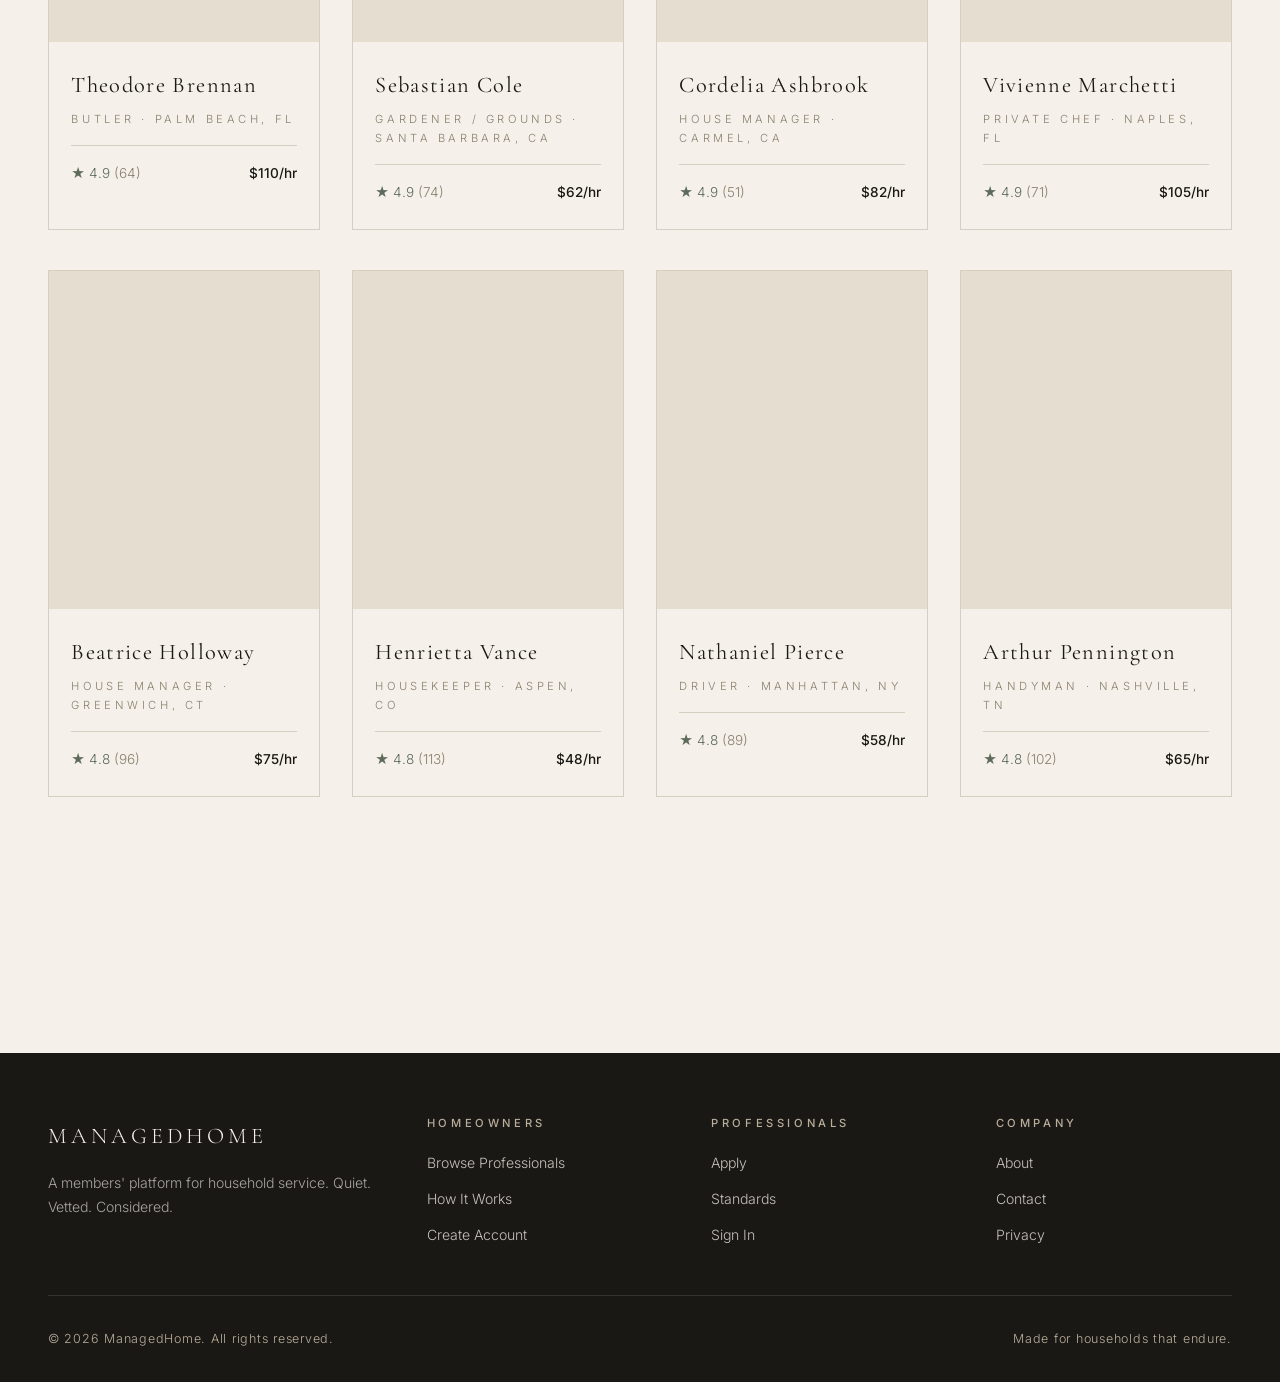
<file: browse.html>
<!doctype html>
<html lang="en">
<head>
  <meta charset="utf-8">
  <meta name="viewport" content="width=device-width, initial-scale=1">
  <title>Browse Professionals — ManagedHome</title>
  <link rel="stylesheet" href="css/styles.css">
</head>
<body>

<div class="demo-banner">This is a demo — not for official use</div>

<header class="site-header">
  <nav class="nav">
    <a href="index.html" class="brand">Managed<span>Home</span></a>
    <ul class="nav-links">
      <li><a href="browse.html" class="active">Browse Professionals</a></li>
      <li><a href="apply.html">For Professionals</a></li>
      <li><a href="how-it-works.html">How It Works</a></li>
      <li><a href="about.html">About</a></li>
    </ul>
    <div class="nav-actions">
      <a href="login.html" class="btn btn-sm btn-ghost" data-auth-show="out">Sign In</a>
      <a href="signup.html" class="btn btn-sm btn-primary" data-auth-show="out">Join</a>
      <a href="dashboard-homeowner.html" class="btn btn-sm btn-ghost" data-auth-show="homeowner">My Dashboard</a>
      <a href="dashboard-pro.html"        class="btn btn-sm btn-ghost" data-auth-show="pro">My Dashboard</a>
      <button class="nav-toggle" aria-label="Menu">≡</button>
    </div>
  </nav>
</header>

<section class="page-banner">
  <div class="container">
    <span class="eyebrow">The Directory</span>
    <h1>Household Professionals</h1>
    <p>A curated directory of vetted house managers, estate managers, private chefs, and household staff. Refine the list to suit your home.</p>
  </div>
</section>

<section style="padding-top: 3rem;">
  <div class="container">
    <div class="filters">
      <div class="filter-group">
        <label for="f-trade">Role</label>
        <select id="f-trade">
          <option value="">All Roles</option>
        </select>
      </div>
      <div class="filter-group">
        <label for="f-city">Location</label>
        <select id="f-city">
          <option value="">Any Location</option>
        </select>
      </div>
      <div class="filter-group">
        <label for="f-rate">Rate (max)</label>
        <select id="f-rate">
          <option value="">Any Rate</option>
          <option value="50">Up to $50/hr</option>
          <option value="75">Up to $75/hr</option>
          <option value="100">Up to $100/hr</option>
          <option value="150">Up to $150/hr</option>
        </select>
      </div>
      <div class="filter-group">
        <label for="f-sort">Sort</label>
        <select id="f-sort">
          <option value="rating">Highest Rated</option>
          <option value="reviews">Most Reviewed</option>
          <option value="experience">Most Experienced</option>
          <option value="rate-low">Rate · Low to High</option>
          <option value="rate-high">Rate · High to Low</option>
        </select>
      </div>
      <div class="filter-group" style="flex: 2; min-width: 220px;">
        <label for="f-search">Search</label>
        <input id="f-search" type="search" placeholder="Search by name or specialty…">
      </div>
    </div>

    <div id="results-meta" class="muted" style="margin-bottom: 2rem; font-size: .85rem; letter-spacing: .06em;"></div>

    <div class="pro-grid" id="pro-grid"></div>
    <div id="empty-state" class="empty" style="display:none;">
      <h3>No professionals match those filters.</h3>
      <p>Try widening your search.</p>
    </div>
  </div>
</section>

<footer class="site-footer">
  <div class="container">
    <div class="footer-grid">
      <div>
        <div class="footer-brand">ManagedHome</div>
        <p>A members' platform for household service. Quiet. Vetted. Considered.</p>
      </div>
      <div><h4>Homeowners</h4><ul><li><a href="browse.html">Browse Professionals</a></li><li><a href="how-it-works.html">How It Works</a></li><li><a href="signup.html">Create Account</a></li></ul></div>
      <div><h4>Professionals</h4><ul><li><a href="apply.html">Apply</a></li><li><a href="how-it-works.html">Standards</a></li><li><a href="login.html">Sign In</a></li></ul></div>
      <div><h4>Company</h4><ul><li><a href="about.html">About</a></li><li><a href="about.html#contact">Contact</a></li><li><a href="about.html#privacy">Privacy</a></li></ul></div>
    </div>
    <div class="footer-bottom"><span>© 2026 ManagedHome. All rights reserved.</span><span>Made for households that endure.</span></div>
  </div>
</footer>

<script src="js/data.js"></script>
<script src="js/app.js"></script>
<script>
  const fTrade  = document.getElementById('f-trade');
  const fCity   = document.getElementById('f-city');
  const fRate   = document.getElementById('f-rate');
  const fSort   = document.getElementById('f-sort');
  const fSearch = document.getElementById('f-search');
  const grid    = document.getElementById('pro-grid');
  const meta    = document.getElementById('results-meta');
  const empty   = document.getElementById('empty-state');

  // populate filter selects
  (window.MH_TRADES || []).forEach(t => {
    const opt = document.createElement('option');
    opt.value = t.id; opt.textContent = t.label;
    fTrade.appendChild(opt);
  });
  [...new Set(window.MH_PROS.map(p => p.city))].sort().forEach(c => {
    const opt = document.createElement('option');
    opt.value = c; opt.textContent = c;
    fCity.appendChild(opt);
  });

  // optional URL param
  const params = new URLSearchParams(location.search);
  if (params.get('trade')) fTrade.value = params.get('trade');

  function render() {
    let list = [...(window.MH_PROS || [])];

    if (fTrade.value)  list = list.filter(p => p.trade === fTrade.value);
    if (fCity.value)   list = list.filter(p => p.city === fCity.value);
    if (fRate.value)   list = list.filter(p => p.rate <= +fRate.value);
    const q = fSearch.value.trim().toLowerCase();
    if (q) {
      list = list.filter(p =>
        p.name.toLowerCase().includes(q) ||
        (p.specialties || []).some(s => s.toLowerCase().includes(q)) ||
        MH.trade(p.trade).toLowerCase().includes(q)
      );
    }

    const sort = fSort.value;
    list.sort((a,b) => {
      if (sort === 'rating')     return b.rating - a.rating;
      if (sort === 'reviews')    return b.reviews - a.reviews;
      if (sort === 'experience') return b.years - a.years;
      if (sort === 'rate-low')   return a.rate - b.rate;
      if (sort === 'rate-high')  return b.rate - a.rate;
      return 0;
    });

    meta.textContent = `${list.length} ${list.length === 1 ? 'PROFESSIONAL' : 'PROFESSIONALS'}`;
    empty.style.display = list.length ? 'none' : 'block';

    grid.innerHTML = list.map(p => `
      <a href="professional.html?id=${p.id}" class="pro-card">
        <div class="pro-card-img" style="background-image:url('${p.photo}')"></div>
        <div class="pro-card-body">
          <div class="pro-card-name">${escapeHtml(p.name)}</div>
          <div class="pro-card-trade">${escapeHtml(MH.trade(p.trade))} · ${escapeHtml(p.city)}</div>
          <div class="pro-card-meta">
            <span class="pro-card-rating">★ ${p.rating} <span class="muted">(${p.reviews})</span></span>
            <span class="pro-card-rate">$${p.rate}/hr</span>
          </div>
        </div>
      </a>
    `).join('');
  }

  [fTrade, fCity, fRate, fSort].forEach(el => el.addEventListener('change', render));
  fSearch.addEventListener('input', render);
  render();
</script>
</body>
</html>
</file>
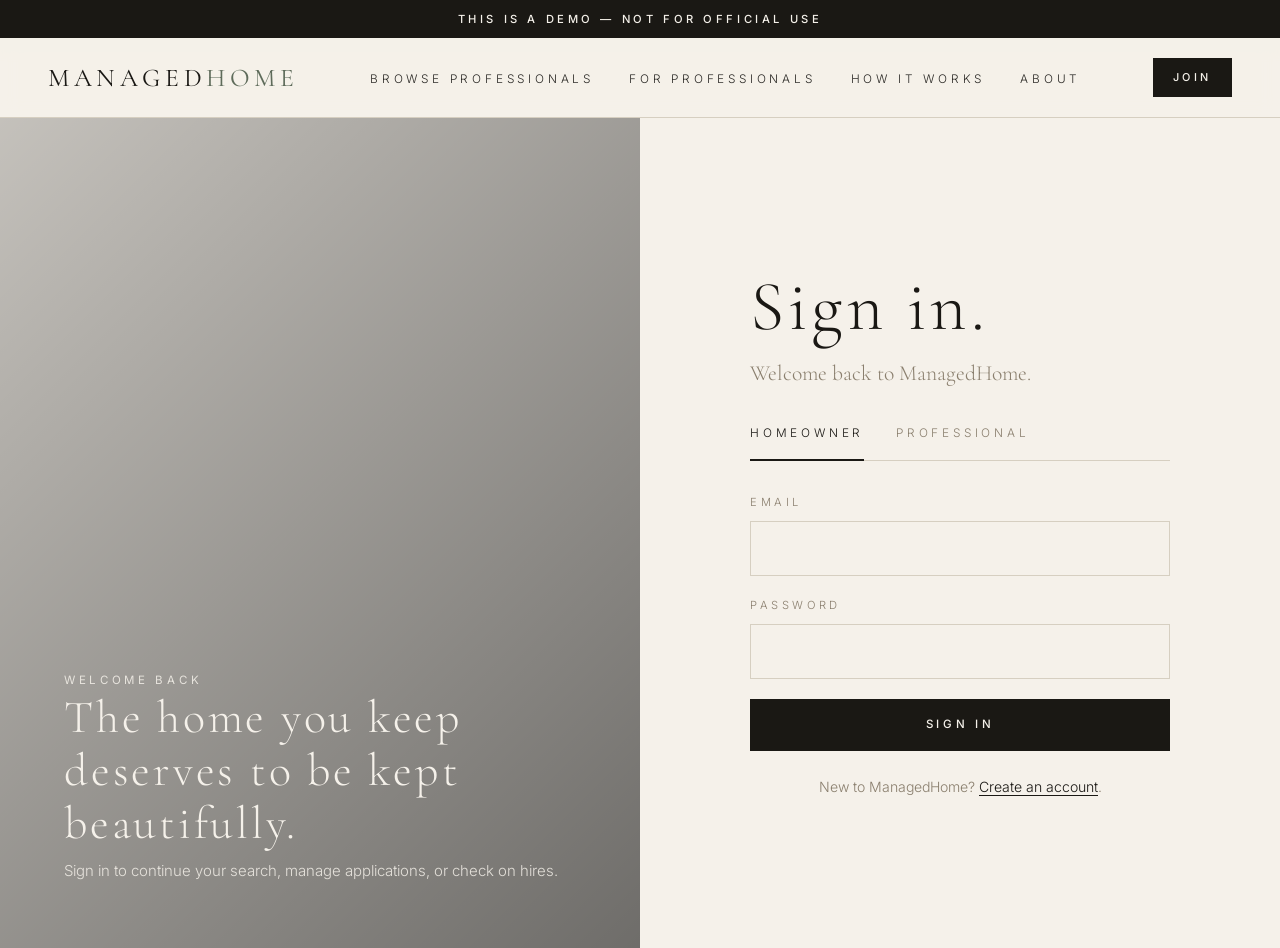
<file: dashboard-homeowner.html>
<!doctype html>
<html lang="en">
<head>
  <meta charset="utf-8">
  <meta name="viewport" content="width=device-width, initial-scale=1">
  <title>Homeowner Dashboard — ManagedHome</title>
  <link rel="stylesheet" href="css/styles.css">
</head>
<body>

<div class="demo-banner">This is a demo — not for official use</div>

<header class="site-header">
  <nav class="nav">
    <a href="index.html" class="brand">Managed<span>Home</span></a>
    <ul class="nav-links">
      <li><a href="browse.html">Browse Professionals</a></li>
      <li><a href="apply.html">For Professionals</a></li>
      <li><a href="how-it-works.html">How It Works</a></li>
      <li><a href="about.html">About</a></li>
    </ul>
    <div class="nav-actions">
      <span class="muted" style="font-size:.78rem; letter-spacing:.18em; text-transform:uppercase;" data-user-name>Member</span>
      <button id="signout" class="btn btn-sm btn-ghost">Sign Out</button>
      <button class="nav-toggle" aria-label="Menu">≡</button>
    </div>
  </nav>
</header>

<div class="dash">
  <aside class="dash-side">
    <h4>Your Account</h4>
    <ul class="dash-nav">
      <li><a href="#overview" class="active">Overview</a></li>
      <li><a href="#shortlist">Saved Professionals</a></li>
      <li><a href="#hires">Active Hires</a></li>
      <li><a href="#messages">Messages</a></li>
      <li><a href="browse.html">Browse Directory</a></li>
    </ul>
    <h4>Settings</h4>
    <ul class="dash-nav">
      <li><a href="#profile">Household Profile</a></li>
      <li><a href="about.html#privacy">Privacy</a></li>
    </ul>
  </aside>

  <main class="dash-main">
    <div class="dash-head">
      <div>
        <span class="eyebrow">Homeowner</span>
        <h1 style="margin-top:.5rem;">Welcome, <span data-user-name>Member</span>.</h1>
      </div>
      <a href="browse.html" class="btn btn-primary">Browse Professionals</a>
    </div>

    <div class="stat-grid" id="stat-grid"></div>

    <section id="shortlist" style="padding:0; margin-bottom:3rem;">
      <h2 style="margin-bottom:1.25rem;">Your Shortlist</h2>
      <div id="shortlist-grid" class="pro-grid"></div>
      <div id="shortlist-empty" class="empty" style="display:none;">
        <h3>No saved professionals yet.</h3>
        <p>Tap the heart on any profile in the <a href="browse.html" style="border-bottom:1px solid var(--ink);">directory</a> to save it.</p>
      </div>
    </section>

    <section id="hires" style="padding:0; margin-bottom:3rem;">
      <h2 style="margin-bottom:1.25rem;">Active Hires &amp; Inquiries</h2>
      <div class="dash-card">
        <ul class="dash-list" id="hires-list"></ul>
        <div id="hires-empty" class="empty" style="display:none; border:none; padding:1.5rem 0;">
          <h3 style="font-weight:400;">No introductions in motion.</h3>
          <p>Request an introduction from any profile.</p>
        </div>
      </div>
    </section>

    <section id="messages" style="padding:0; margin-bottom:3rem;">
      <h2 style="margin-bottom:1.25rem;">Messages</h2>
      <div class="dash-card">
        <ul class="dash-list" id="messages-list"></ul>
        <div id="messages-empty" class="empty" style="display:none; border:none; padding:1.5rem 0;">
          <h3 style="font-weight:400;">No messages yet.</h3>
          <p>Start a conversation from a professional's profile.</p>
        </div>
      </div>
    </section>

    <section id="profile" style="padding:0;">
      <h2 style="margin-bottom:1.25rem;">Household Profile</h2>
      <form id="profile-form" class="form">
        <div class="form-row">
          <div class="field"><label for="hh-name">Household Name</label><input id="hh-name" placeholder="The Whitman Family"></div>
          <div class="field"><label for="hh-city">Primary Residence</label><input id="hh-city" placeholder="Greenwich, CT"></div>
        </div>
        <div class="form-row">
          <div class="field"><label for="hh-residences">Residences</label><input id="hh-residences" type="number" min="1" max="20" placeholder="2"></div>
          <div class="field"><label for="hh-staff">Existing Staff</label><input id="hh-staff" type="number" min="0" max="50" placeholder="3"></div>
        </div>
        <div class="field"><label for="hh-notes">Notes for Placement Team</label><textarea id="hh-notes" placeholder="Anything we should know about your household preferences."></textarea></div>
        <button type="submit" class="btn btn-primary" style="align-self:flex-start;">Save Profile</button>
      </form>
    </section>
  </main>
</div>

<script src="js/data.js"></script>
<script src="js/app.js"></script>
<script>
  // require auth
  const u = MH.user();
  if (!u) location.href = 'login.html';
  if (u && u.role !== 'homeowner') location.href = 'dashboard-pro.html';

  document.getElementById('signout').addEventListener('click', () => MH.signOut());

  // Stats
  const saved = MH.saved();
  const hires = MH.hires();
  const messages = MH.messages();
  document.getElementById('stat-grid').innerHTML = `
    <div class="stat"><div class="stat-label">Saved</div><div class="stat-value mono-num">${saved.length}</div></div>
    <div class="stat"><div class="stat-label">Active Inquiries</div><div class="stat-value mono-num">${hires.filter(h => h.status === 'pending').length}</div></div>
    <div class="stat"><div class="stat-label">Hires</div><div class="stat-value mono-num">${hires.filter(h => h.status === 'hired').length}</div></div>
    <div class="stat"><div class="stat-label">Messages</div><div class="stat-value mono-num">${messages.length}</div></div>
  `;

  // Shortlist
  const shortlistGrid = document.getElementById('shortlist-grid');
  const shortlistPros = saved.map(id => MH.pro(id)).filter(Boolean);
  if (!shortlistPros.length) {
    document.getElementById('shortlist-empty').style.display = 'block';
  } else {
    shortlistGrid.innerHTML = shortlistPros.map(p => `
      <a href="professional.html?id=${p.id}" class="pro-card">
        <div class="pro-card-img" style="background-image:url('${p.photo}')"></div>
        <div class="pro-card-body">
          <div class="pro-card-name">${escapeHtml(p.name)}</div>
          <div class="pro-card-trade">${escapeHtml(MH.trade(p.trade))} · ${escapeHtml(p.city)}</div>
          <div class="pro-card-meta"><span class="pro-card-rating">★ ${p.rating}</span><span class="pro-card-rate">$${p.rate}/hr</span></div>
        </div>
      </a>
    `).join('');
  }

  // Hires
  const hiresList = document.getElementById('hires-list');
  if (!hires.length) {
    document.getElementById('hires-empty').style.display = 'block';
  } else {
    hiresList.innerHTML = hires.slice().reverse().map(h => `
      <li>
        <div>
          <div style="font-weight:500;">${escapeHtml(h.proName)}</div>
          <div class="meta">${escapeHtml(h.proTrade)} · Start ${escapeHtml(h.startDate)} · ${escapeHtml(h.engagement)}</div>
        </div>
        <div style="display:flex; gap:.5rem; align-items:center;">
          <span class="tag tag-${h.status === 'pending' ? 'pending' : (h.status === 'hired' ? 'active' : 'complete')}">${h.status}</span>
          ${h.status === 'pending' ? `<button class="btn btn-sm" data-confirm="${h.id}">Confirm Hire</button>` : ''}
        </div>
      </li>
    `).join('');
    hiresList.querySelectorAll('[data-confirm]').forEach(b => b.addEventListener('click', () => {
      MH.updateHire(b.dataset.confirm, { status: 'hired' });
      MH.toast('Hire confirmed. Welcome to the household.');
      setTimeout(() => location.reload(), 700);
    }));
  }

  // Messages
  const messagesList = document.getElementById('messages-list');
  if (!messages.length) {
    document.getElementById('messages-empty').style.display = 'block';
  } else {
    messagesList.innerHTML = messages.slice().reverse().map(m => {
      const pro = MH.pro(m.proId);
      return `
        <li>
          <div>
            <div style="font-weight:500;">To ${escapeHtml(pro?.name || 'Professional')}</div>
            <div class="meta">${escapeHtml(m.body)}</div>
          </div>
          <div class="meta">${new Date(m.createdAt).toLocaleDateString()}</div>
        </li>
      `;
    }).join('');
  }

  // Profile form
  const savedProfile = MH.get('mh_household', {});
  for (const k of ['name','city','residences','staff','notes']) {
    if (savedProfile[k] !== undefined) document.getElementById('hh-' + k).value = savedProfile[k];
  }
  document.getElementById('profile-form').addEventListener('submit', e => {
    e.preventDefault();
    MH.set('mh_household', {
      name:       document.getElementById('hh-name').value,
      city:       document.getElementById('hh-city').value,
      residences: document.getElementById('hh-residences').value,
      staff:      document.getElementById('hh-staff').value,
      notes:      document.getElementById('hh-notes').value,
    });
    MH.toast('Household profile saved.');
  });

  // smooth-scroll active nav
  document.querySelectorAll('.dash-nav a').forEach(a => {
    a.addEventListener('click', () => {
      document.querySelectorAll('.dash-nav a').forEach(x => x.classList.remove('active'));
      a.classList.add('active');
    });
  });
</script>
</body>
</html>
</file>
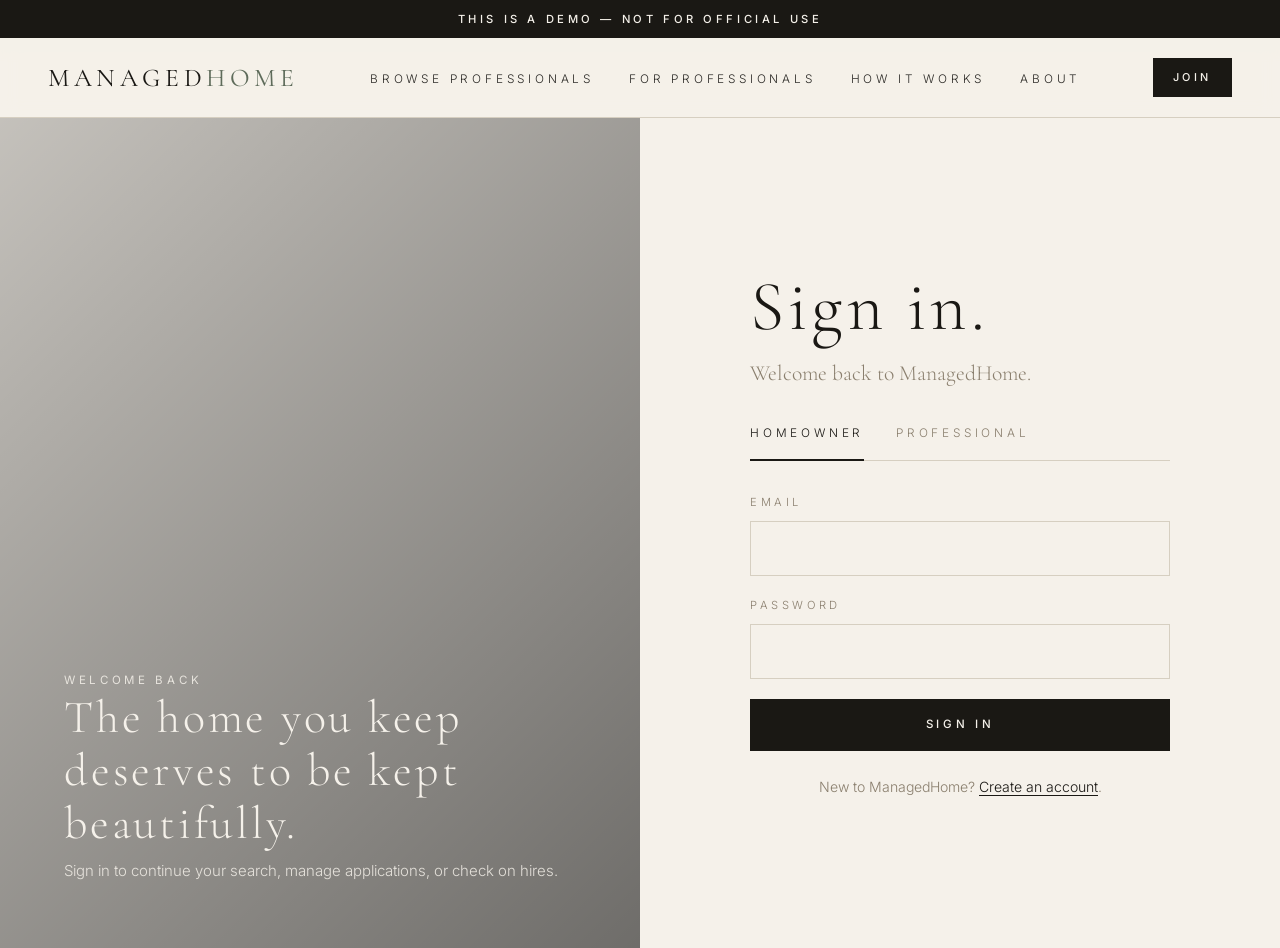
<file: dashboard-pro.html>
<!doctype html>
<html lang="en">
<head>
  <meta charset="utf-8">
  <meta name="viewport" content="width=device-width, initial-scale=1">
  <title>Professional Dashboard — ManagedHome</title>
  <link rel="stylesheet" href="css/styles.css">
</head>
<body>

<div class="demo-banner">This is a demo — not for official use</div>

<header class="site-header">
  <nav class="nav">
    <a href="index.html" class="brand">Managed<span>Home</span></a>
    <ul class="nav-links">
      <li><a href="browse.html">Browse Professionals</a></li>
      <li><a href="apply.html">For Professionals</a></li>
      <li><a href="how-it-works.html">How It Works</a></li>
      <li><a href="about.html">About</a></li>
    </ul>
    <div class="nav-actions">
      <span class="muted" style="font-size:.78rem; letter-spacing:.18em; text-transform:uppercase;" data-user-name>Member</span>
      <button id="signout" class="btn btn-sm btn-ghost">Sign Out</button>
      <button class="nav-toggle" aria-label="Menu">≡</button>
    </div>
  </nav>
</header>

<div class="dash">
  <aside class="dash-side">
    <h4>Your Career</h4>
    <ul class="dash-nav">
      <li><a href="#overview" class="active">Overview</a></li>
      <li><a href="#inquiries">Inquiries</a></li>
      <li><a href="#engagements">Engagements</a></li>
      <li><a href="#availability">Availability</a></li>
    </ul>
    <h4>Profile</h4>
    <ul class="dash-nav">
      <li><a href="#profile">Edit Profile</a></li>
      <li><a href="#application">Application Status</a></li>
      <li><a href="about.html#privacy">Privacy</a></li>
    </ul>
  </aside>

  <main class="dash-main">
    <div class="dash-head">
      <div>
        <span class="eyebrow">Professional</span>
        <h1 style="margin-top:.5rem;">Welcome, <span data-user-name>Member</span>.</h1>
      </div>
      <a href="#profile" class="btn btn-primary">Edit Profile</a>
    </div>

    <div class="stat-grid" id="stat-grid"></div>

    <section id="application" style="padding:0; margin-bottom:3rem;">
      <h2 style="margin-bottom:1.25rem;">Application Status</h2>
      <div class="dash-card" id="application-card">
        <p class="muted">Your application status will appear here.</p>
      </div>
    </section>

    <section id="inquiries" style="padding:0; margin-bottom:3rem;">
      <h2 style="margin-bottom:1.25rem;">Inquiries from Households</h2>
      <div class="dash-card">
        <ul class="dash-list" id="inquiries-list"></ul>
        <div id="inquiries-empty" class="empty" style="display:none; border:none; padding:1.5rem 0;">
          <h3 style="font-weight:400;">No inquiries yet.</h3>
          <p>Once your profile is approved, you'll begin receiving private introductions here.</p>
        </div>
      </div>
    </section>

    <section id="engagements" style="padding:0; margin-bottom:3rem;">
      <h2 style="margin-bottom:1.25rem;">Engagements</h2>
      <div class="dash-card">
        <ul class="dash-list" id="engagements-list"></ul>
        <div id="engagements-empty" class="empty" style="display:none; border:none; padding:1.5rem 0;">
          <h3 style="font-weight:400;">No active engagements.</h3>
          <p>Confirmed hires will be tracked here.</p>
        </div>
      </div>
    </section>

    <section id="availability" style="padding:0; margin-bottom:3rem;">
      <h2 style="margin-bottom:1.25rem;">Availability</h2>
      <form class="form" id="availability-form">
        <div class="form-row">
          <div class="field">
            <label for="av-status">Status</label>
            <select id="av-status">
              <option value="open">Open to inquiries</option>
              <option value="selective">Selective — long-term only</option>
              <option value="placed">Currently placed</option>
              <option value="paused">Paused</option>
            </select>
          </div>
          <div class="field">
            <label for="av-start">Earliest Start</label>
            <input id="av-start" type="date">
          </div>
        </div>
        <div class="field">
          <label for="av-notes">Notes for placement team</label>
          <textarea id="av-notes" placeholder="Travel preferences, residence types, dietary restrictions, etc."></textarea>
        </div>
        <button type="submit" class="btn btn-primary" style="align-self:flex-start;">Save Availability</button>
      </form>
    </section>

    <section id="profile" style="padding:0;">
      <h2 style="margin-bottom:1.25rem;">Public Profile</h2>
      <form class="form" id="profile-form">
        <div class="form-row">
          <div class="field"><label for="p-name">Display Name</label><input id="p-name" required></div>
          <div class="field">
            <label for="p-trade">Role</label>
            <select id="p-trade" required></select>
          </div>
        </div>
        <div class="form-row">
          <div class="field"><label for="p-city">City</label><input id="p-city" required></div>
          <div class="field"><label for="p-rate">Rate (USD/hr)</label><input id="p-rate" type="number" min="20" max="500" required></div>
        </div>
        <div class="form-row">
          <div class="field"><label for="p-years">Years of Experience</label><input id="p-years" type="number" min="0" max="60"></div>
          <div class="field"><label for="p-languages">Languages</label><input id="p-languages" placeholder="English, French"></div>
        </div>
        <div class="field"><label for="p-specialties">Specialties</label><input id="p-specialties" placeholder="Estate Openings, Wine Cellar, Vendor Relations"></div>
        <div class="field"><label for="p-bio">Biography</label><textarea id="p-bio" required></textarea></div>
        <button type="submit" class="btn btn-primary" style="align-self:flex-start;">Save Profile</button>
      </form>
    </section>
  </main>
</div>

<script src="js/data.js"></script>
<script src="js/app.js"></script>
<script>
  const u = MH.user();
  if (!u) location.href = 'login.html';
  if (u && u.role !== 'pro') location.href = 'dashboard-homeowner.html';

  document.getElementById('signout').addEventListener('click', () => MH.signOut());

  const apps = MH.applications().filter(a => a.email === u.email);
  const myApp = apps[apps.length - 1];
  const inquiries = MH.hires(); // demo: show all inquiries to the logged-in pro

  // Stats
  document.getElementById('stat-grid').innerHTML = `
    <div class="stat"><div class="stat-label">Profile Status</div><div class="stat-value" style="font-size:1.4rem; font-family:var(--sans); font-weight:500;">${myApp ? 'Under Review' : 'Draft'}</div></div>
    <div class="stat"><div class="stat-label">Inquiries</div><div class="stat-value mono-num">${inquiries.length}</div></div>
    <div class="stat"><div class="stat-label">Confirmed Hires</div><div class="stat-value mono-num">${inquiries.filter(h => h.status === 'hired').length}</div></div>
    <div class="stat"><div class="stat-label">Years</div><div class="stat-value mono-num">${u.years || 0}</div></div>
  `;

  // Application card
  const appCard = document.getElementById('application-card');
  if (myApp) {
    appCard.innerHTML = `
      <h3 style="font-weight:400; margin-bottom:.5rem;">${escapeHtml(myApp.firstName)} ${escapeHtml(myApp.lastName)} · ${escapeHtml(MH.trade(myApp.trade))}</h3>
      <p class="muted">Submitted ${new Date(myApp.createdAt).toLocaleDateString()}.</p>
      <div style="margin-top:1rem; display:flex; gap:.5rem; flex-wrap:wrap;">
        <span class="tag tag-pending">Under Review</span>
        <span class="tag">Background Check Pending</span>
        <span class="tag">References Pending</span>
      </div>
      <p class="muted" style="margin-top:1.25rem;">Our team will respond within two business days. You will be notified by email when your profile goes live in the directory.</p>
    `;
  } else {
    appCard.innerHTML = `<p class="muted" style="margin-bottom:1rem;">You haven't completed an application.</p><a href="apply.html" class="btn btn-sm btn-primary">Begin Application</a>`;
  }

  // Inquiries
  const inqList = document.getElementById('inquiries-list');
  if (!inquiries.length) {
    document.getElementById('inquiries-empty').style.display = 'block';
  } else {
    inqList.innerHTML = inquiries.slice().reverse().map(h => `
      <li>
        <div>
          <div style="font-weight:500;">From ${escapeHtml(h.homeowner || 'Household')}</div>
          <div class="meta">${escapeHtml(h.engagement)} · Start ${escapeHtml(h.startDate)}</div>
          <div class="meta" style="margin-top:.35rem; max-width:520px;">${escapeHtml((h.message || '').slice(0,160))}${(h.message || '').length > 160 ? '…' : ''}</div>
        </div>
        <div style="display:flex; gap:.5rem; flex-wrap:wrap; align-items:center;">
          <span class="tag tag-${h.status === 'pending' ? 'pending' : (h.status === 'hired' ? 'active' : 'complete')}">${h.status}</span>
          ${h.status === 'pending' ? `<button class="btn btn-sm" data-decline="${h.id}">Decline</button><button class="btn btn-sm btn-primary" data-accept="${h.id}">Accept</button>` : ''}
        </div>
      </li>
    `).join('');
    inqList.querySelectorAll('[data-accept]').forEach(b => b.addEventListener('click', () => {
      MH.updateHire(b.dataset.accept, { status: 'hired' });
      MH.toast('Inquiry accepted. The household has been notified.');
      setTimeout(() => location.reload(), 700);
    }));
    inqList.querySelectorAll('[data-decline]').forEach(b => b.addEventListener('click', () => {
      MH.updateHire(b.dataset.decline, { status: 'declined' });
      MH.toast('Inquiry declined.');
      setTimeout(() => location.reload(), 700);
    }));
  }

  // Engagements (hired only)
  const eng = inquiries.filter(h => h.status === 'hired');
  const engList = document.getElementById('engagements-list');
  if (!eng.length) {
    document.getElementById('engagements-empty').style.display = 'block';
  } else {
    engList.innerHTML = eng.map(h => `
      <li>
        <div>
          <div style="font-weight:500;">${escapeHtml(h.homeowner)}</div>
          <div class="meta">Began ${escapeHtml(h.startDate)} · ${escapeHtml(h.engagement)}</div>
        </div>
        <span class="tag tag-active">Active</span>
      </li>
    `).join('');
  }

  // Profile prefill
  const tradeSel = document.getElementById('p-trade');
  (window.MH_TRADES || []).forEach(t => {
    const o = document.createElement('option'); o.value = t.id; o.textContent = t.label; tradeSel.appendChild(o);
  });
  document.getElementById('p-name').value        = u.name || '';
  document.getElementById('p-trade').value       = u.trade || '';
  document.getElementById('p-city').value        = u.city || '';
  document.getElementById('p-rate').value        = u.rate || '';
  document.getElementById('p-years').value       = u.years || '';
  document.getElementById('p-languages').value   = (u.languages || []).join(', ');
  document.getElementById('p-specialties').value = (u.specialties || []).join(', ');
  document.getElementById('p-bio').value         = u.bio || '';

  document.getElementById('profile-form').addEventListener('submit', e => {
    e.preventDefault();
    const updated = {
      ...u,
      name:        document.getElementById('p-name').value.trim(),
      trade:       document.getElementById('p-trade').value,
      city:        document.getElementById('p-city').value.trim(),
      rate:        +document.getElementById('p-rate').value,
      years:       +document.getElementById('p-years').value,
      languages:   document.getElementById('p-languages').value.split(',').map(s=>s.trim()).filter(Boolean),
      specialties: document.getElementById('p-specialties').value.split(',').map(s=>s.trim()).filter(Boolean),
      bio:         document.getElementById('p-bio').value.trim(),
    };
    MH.signIn(updated);
    MH.toast('Profile saved.');
  });

  // Availability
  const av = MH.get('mh_pro_availability', {});
  if (av.status) document.getElementById('av-status').value = av.status;
  if (av.start)  document.getElementById('av-start').value  = av.start;
  if (av.notes)  document.getElementById('av-notes').value  = av.notes;
  document.getElementById('availability-form').addEventListener('submit', e => {
    e.preventDefault();
    MH.set('mh_pro_availability', {
      status: document.getElementById('av-status').value,
      start:  document.getElementById('av-start').value,
      notes:  document.getElementById('av-notes').value,
    });
    MH.toast('Availability updated.');
  });

  document.querySelectorAll('.dash-nav a').forEach(a => {
    a.addEventListener('click', () => {
      document.querySelectorAll('.dash-nav a').forEach(x => x.classList.remove('active'));
      a.classList.add('active');
    });
  });
</script>
</body>
</html>
</file>
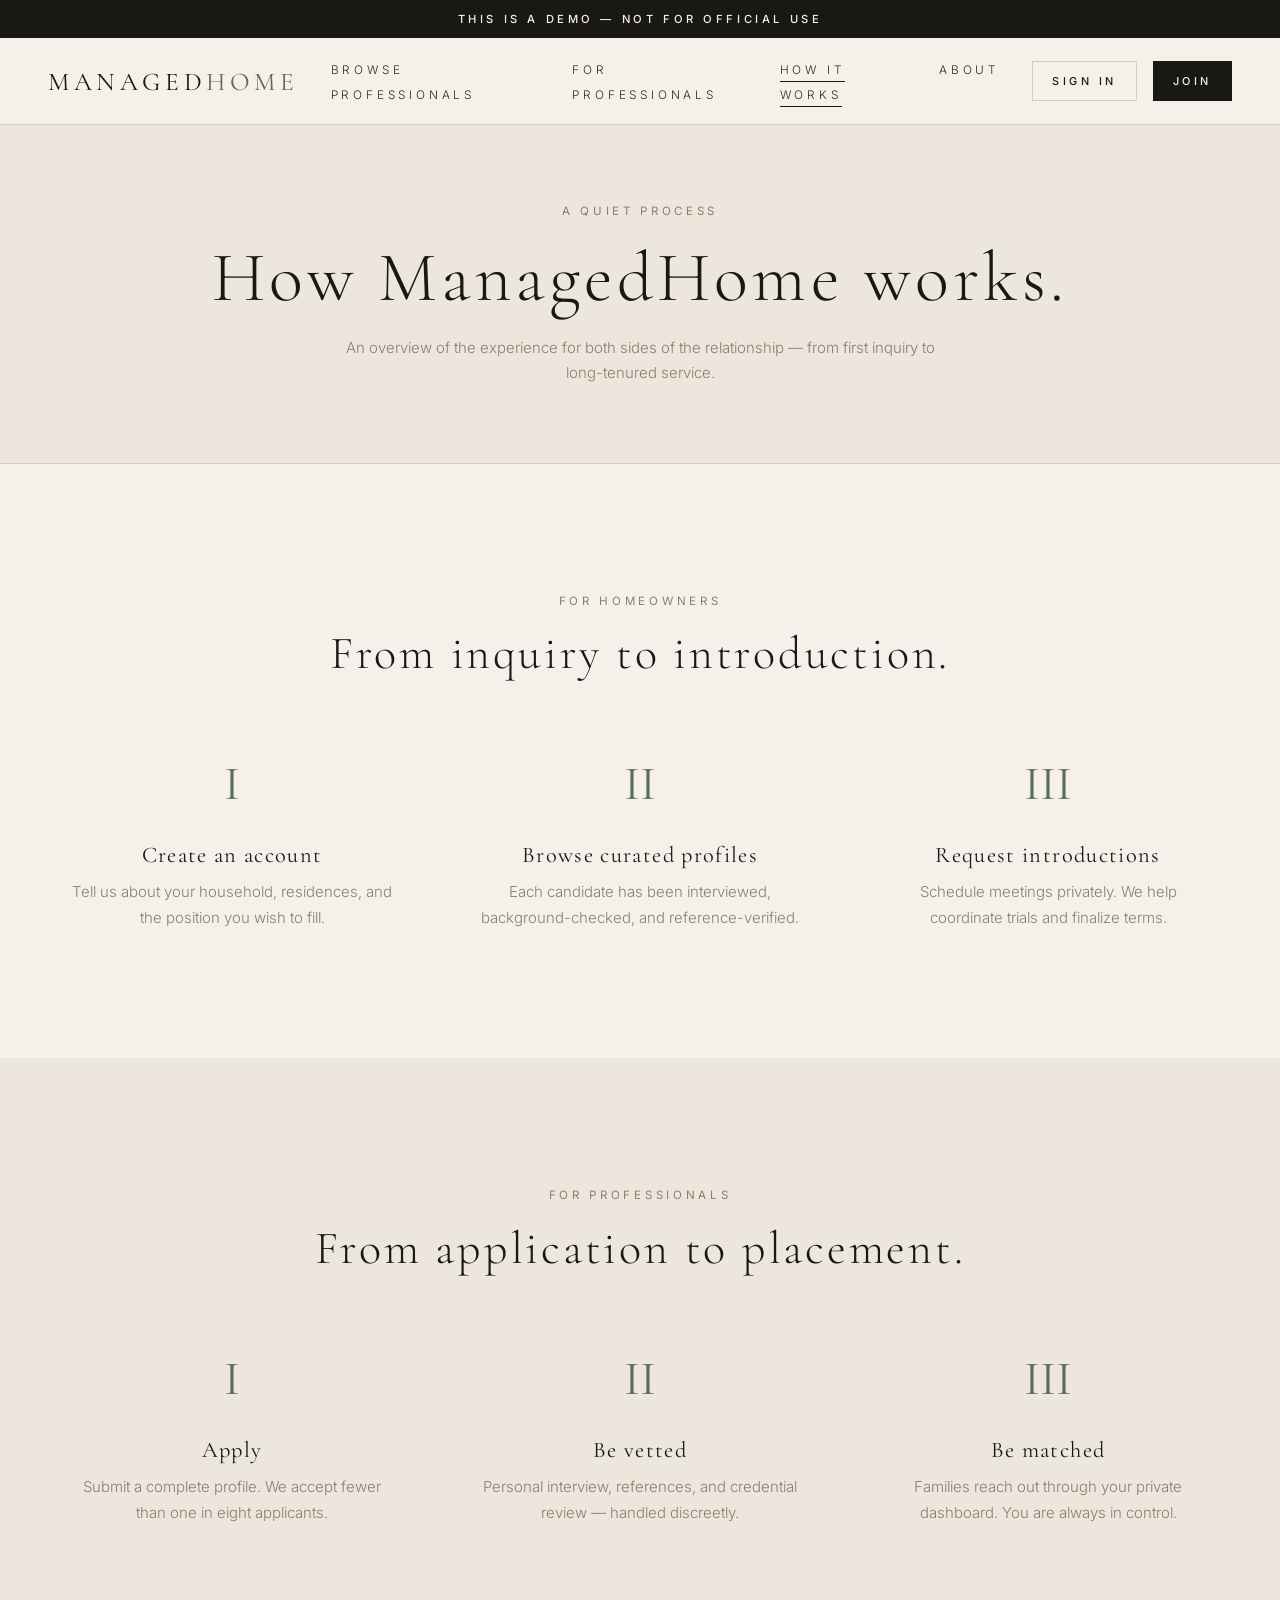
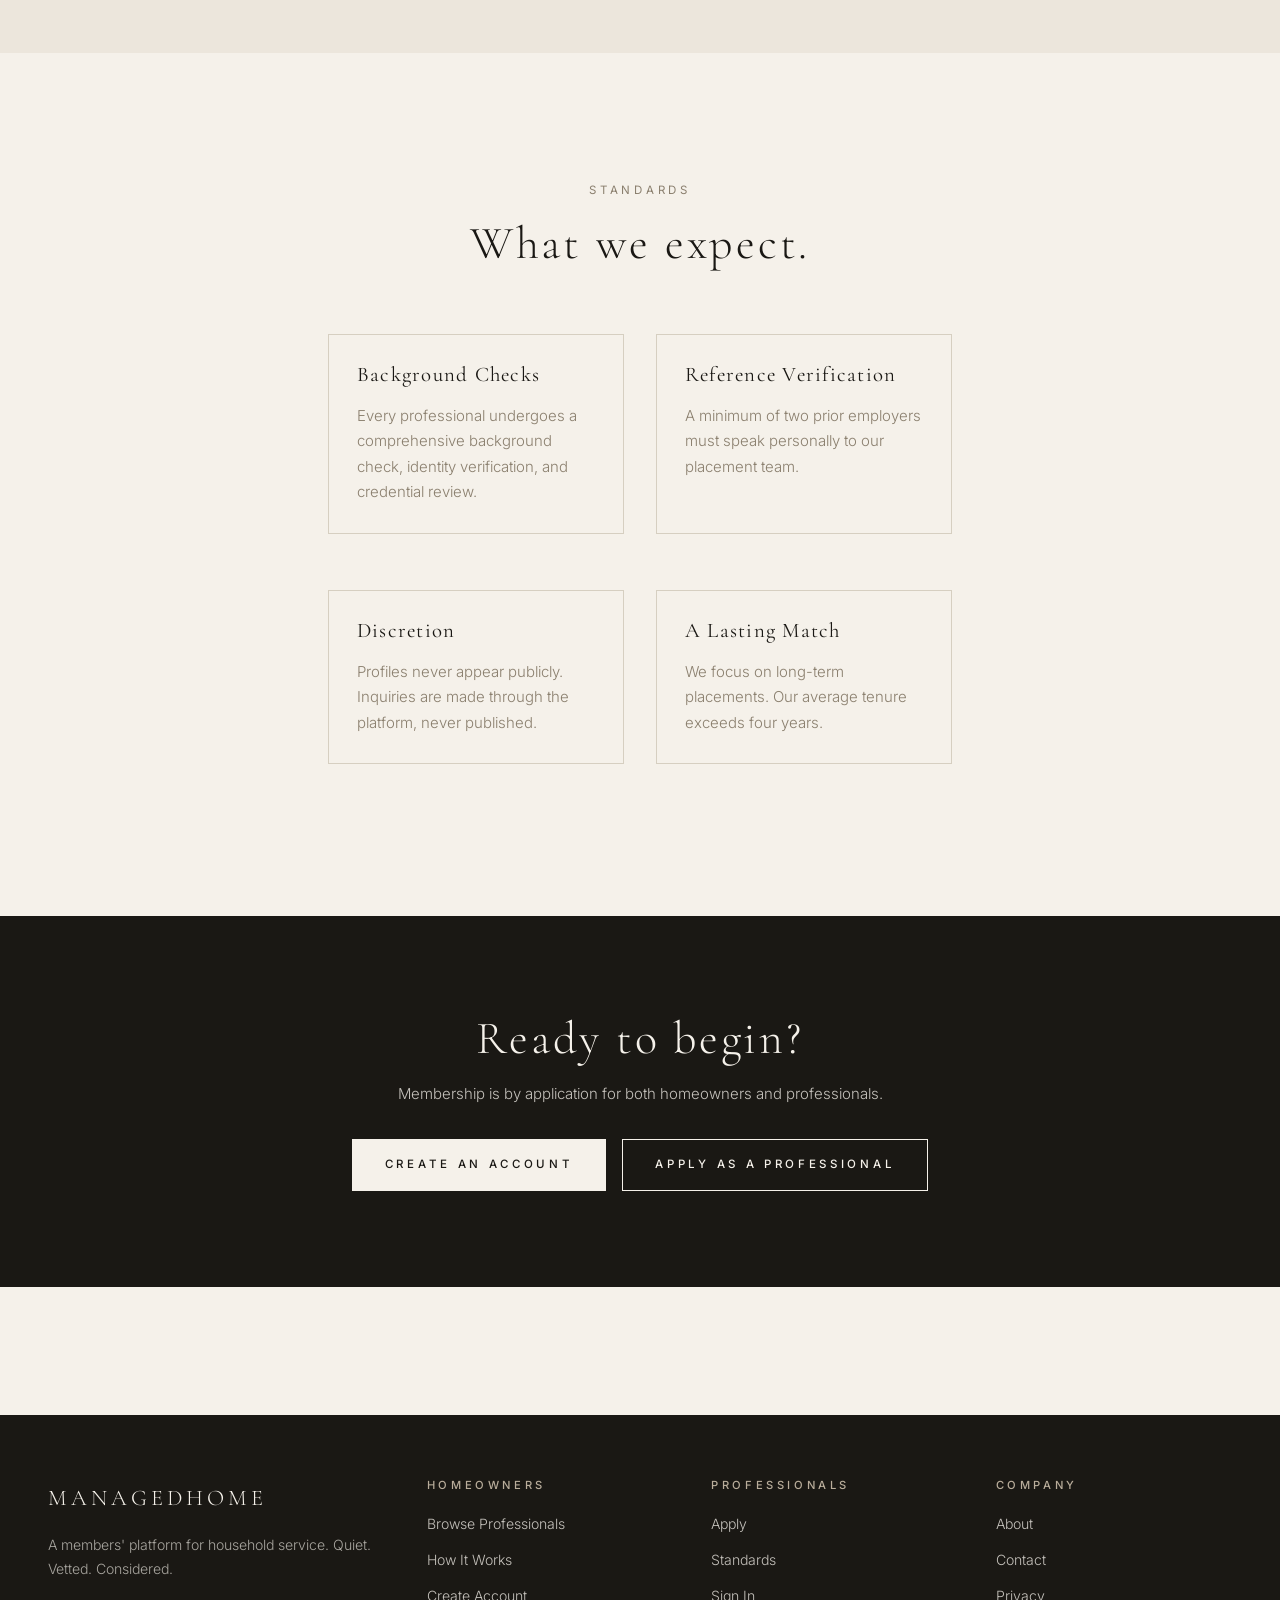
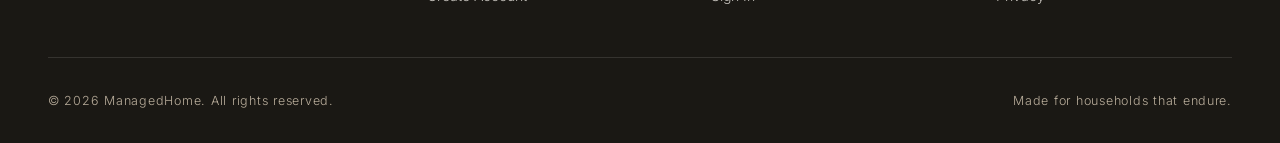
<file: how-it-works.html>
<!doctype html>
<html lang="en">
<head>
  <meta charset="utf-8">
  <meta name="viewport" content="width=device-width, initial-scale=1">
  <title>How It Works — ManagedHome</title>
  <link rel="stylesheet" href="css/styles.css">
</head>
<body>

<div class="demo-banner">This is a demo — not for official use</div>

<header class="site-header">
  <nav class="nav">
    <a href="index.html" class="brand">Managed<span>Home</span></a>
    <ul class="nav-links">
      <li><a href="browse.html">Browse Professionals</a></li>
      <li><a href="apply.html">For Professionals</a></li>
      <li><a href="how-it-works.html" class="active">How It Works</a></li>
      <li><a href="about.html">About</a></li>
    </ul>
    <div class="nav-actions">
      <a href="login.html" class="btn btn-sm btn-ghost" data-auth-show="out">Sign In</a>
      <a href="signup.html" class="btn btn-sm btn-primary" data-auth-show="out">Join</a>
      <a href="dashboard-homeowner.html" class="btn btn-sm btn-ghost" data-auth-show="homeowner">My Dashboard</a>
      <a href="dashboard-pro.html"        class="btn btn-sm btn-ghost" data-auth-show="pro">My Dashboard</a>
      <button class="nav-toggle" aria-label="Menu">≡</button>
    </div>
  </nav>
</header>

<section class="page-banner">
  <div class="container">
    <span class="eyebrow">A Quiet Process</span>
    <h1>How ManagedHome works.</h1>
    <p>An overview of the experience for both sides of the relationship — from first inquiry to long-tenured service.</p>
  </div>
</section>

<section>
  <div class="container">
    <div class="section-head">
      <span class="eyebrow">For Homeowners</span>
      <h2>From inquiry to introduction.</h2>
    </div>
    <div class="steps">
      <div class="step"><span class="step-num">I</span><h3>Create an account</h3><p>Tell us about your household, residences, and the position you wish to fill.</p></div>
      <div class="step"><span class="step-num">II</span><h3>Browse curated profiles</h3><p>Each candidate has been interviewed, background-checked, and reference-verified.</p></div>
      <div class="step"><span class="step-num">III</span><h3>Request introductions</h3><p>Schedule meetings privately. We help coordinate trials and finalize terms.</p></div>
    </div>
  </div>
</section>

<section style="background:var(--ivory);">
  <div class="container">
    <div class="section-head">
      <span class="eyebrow">For Professionals</span>
      <h2>From application to placement.</h2>
    </div>
    <div class="steps">
      <div class="step"><span class="step-num">I</span><h3>Apply</h3><p>Submit a complete profile. We accept fewer than one in eight applicants.</p></div>
      <div class="step"><span class="step-num">II</span><h3>Be vetted</h3><p>Personal interview, references, and credential review — handled discreetly.</p></div>
      <div class="step"><span class="step-num">III</span><h3>Be matched</h3><p>Families reach out through your private dashboard. You are always in control.</p></div>
    </div>
  </div>
</section>

<section>
  <div class="container container-narrow">
    <div class="section-head"><span class="eyebrow">Standards</span><h2>What we expect.</h2></div>
    <div style="display:grid; grid-template-columns: 1fr 1fr; gap:2rem;" class="steps-2">
      <div class="dash-card"><h3 style="font-family:var(--serif); font-size:1.3rem;">Background Checks</h3><p class="muted">Every professional undergoes a comprehensive background check, identity verification, and credential review.</p></div>
      <div class="dash-card"><h3 style="font-family:var(--serif); font-size:1.3rem;">Reference Verification</h3><p class="muted">A minimum of two prior employers must speak personally to our placement team.</p></div>
      <div class="dash-card"><h3 style="font-family:var(--serif); font-size:1.3rem;">Discretion</h3><p class="muted">Profiles never appear publicly. Inquiries are made through the platform, never published.</p></div>
      <div class="dash-card"><h3 style="font-family:var(--serif); font-size:1.3rem;">A Lasting Match</h3><p class="muted">We focus on long-term placements. Our average tenure exceeds four years.</p></div>
    </div>
  </div>
</section>

<section class="cta-strip">
  <h2>Ready to begin?</h2>
  <p>Membership is by application for both homeowners and professionals.</p>
  <div style="display:flex; gap:1rem; justify-content:center; flex-wrap:wrap;">
    <a href="signup.html" class="btn btn-light btn-primary" style="background:var(--bone); color:var(--ink); border-color:var(--bone);">Create an Account</a>
    <a href="apply.html" class="btn btn-light">Apply as a Professional</a>
  </div>
</section>

<footer class="site-footer">
  <div class="container">
    <div class="footer-grid">
      <div><div class="footer-brand">ManagedHome</div><p>A members' platform for household service. Quiet. Vetted. Considered.</p></div>
      <div><h4>Homeowners</h4><ul><li><a href="browse.html">Browse Professionals</a></li><li><a href="how-it-works.html">How It Works</a></li><li><a href="signup.html">Create Account</a></li></ul></div>
      <div><h4>Professionals</h4><ul><li><a href="apply.html">Apply</a></li><li><a href="how-it-works.html">Standards</a></li><li><a href="login.html">Sign In</a></li></ul></div>
      <div><h4>Company</h4><ul><li><a href="about.html">About</a></li><li><a href="about.html#contact">Contact</a></li><li><a href="about.html#privacy">Privacy</a></li></ul></div>
    </div>
    <div class="footer-bottom"><span>© 2026 ManagedHome. All rights reserved.</span><span>Made for households that endure.</span></div>
  </div>
</footer>
<script src="js/data.js"></script>
<script src="js/app.js"></script>
</body>
</html>
</file>
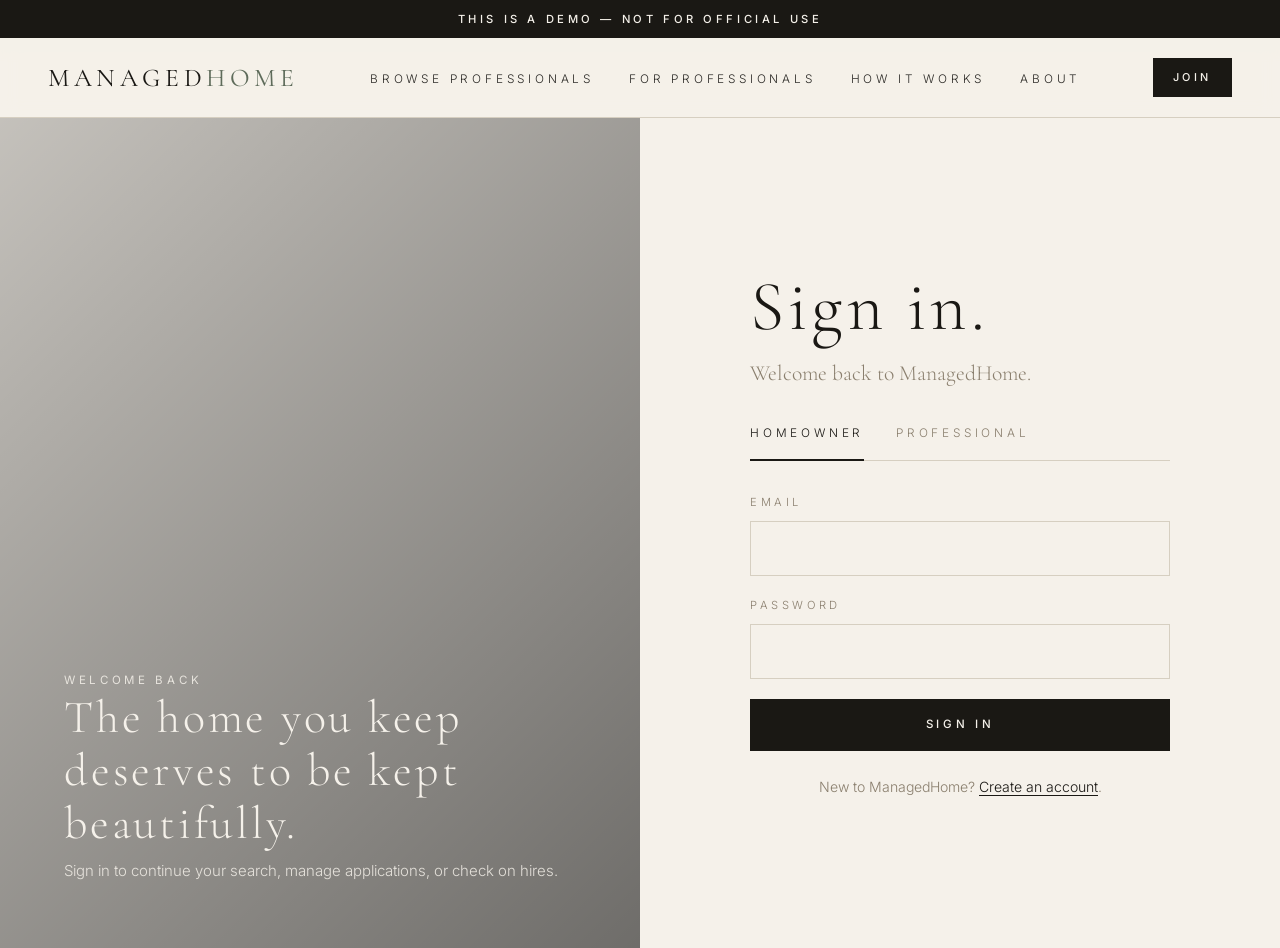
<file: login.html>
<!doctype html>
<html lang="en">
<head>
  <meta charset="utf-8">
  <meta name="viewport" content="width=device-width, initial-scale=1">
  <title>Sign In — ManagedHome</title>
  <link rel="stylesheet" href="css/styles.css">
</head>
<body>

<div class="demo-banner">This is a demo — not for official use</div>

<header class="site-header">
  <nav class="nav">
    <a href="index.html" class="brand">Managed<span>Home</span></a>
    <ul class="nav-links">
      <li><a href="browse.html">Browse Professionals</a></li>
      <li><a href="apply.html">For Professionals</a></li>
      <li><a href="how-it-works.html">How It Works</a></li>
      <li><a href="about.html">About</a></li>
    </ul>
    <div class="nav-actions">
      <a href="signup.html" class="btn btn-sm btn-primary">Join</a>
      <button class="nav-toggle" aria-label="Menu">≡</button>
    </div>
  </nav>
</header>

<div class="auth-wrap">
  <div class="auth-side" style="background-image:url('https://images.unsplash.com/photo-1600585154526-990dced4db0d?w=1400&q=85&auto=format&fit=crop');">
    <div class="auth-side-content">
      <span class="eyebrow" style="color:rgba(245,241,234,0.85);">Welcome Back</span>
      <h2>The home you keep deserves to be kept beautifully.</h2>
      <p>Sign in to continue your search, manage applications, or check on hires.</p>
    </div>
  </div>

  <div class="auth-form-wrap">
    <div class="auth-form">
      <h1>Sign in.</h1>
      <p class="lede">Welcome back to ManagedHome.</p>

      <div class="auth-tabs">
        <button class="active" data-role="homeowner">Homeowner</button>
        <button data-role="pro">Professional</button>
      </div>

      <form id="login-form" class="form" style="background:transparent; padding:0; border:none; gap:1.25rem;">
        <input type="hidden" id="role" value="homeowner">
        <div class="field"><label for="email">Email</label><input id="email" type="email" required></div>
        <div class="field"><label for="password">Password</label><input id="password" type="password" required></div>
        <button type="submit" class="btn btn-primary btn-block">Sign In</button>
      </form>

      <div class="alt-link">New to ManagedHome? <a href="signup.html">Create an account</a>.</div>
    </div>
  </div>
</div>

<script src="js/data.js"></script>
<script src="js/app.js"></script>
<script>
  const tabs = document.querySelectorAll('.auth-tabs button');
  tabs.forEach(b => b.addEventListener('click', () => {
    tabs.forEach(x => x.classList.remove('active'));
    b.classList.add('active');
    document.getElementById('role').value = b.dataset.role;
  }));

  document.getElementById('login-form').addEventListener('submit', e => {
    e.preventDefault();
    const role = document.getElementById('role').value;
    const email = document.getElementById('email').value.trim();
    MH.signIn({
      role,
      email,
      name: email.split('@')[0].replace(/[.\-_]/g, ' ').replace(/\b\w/g, c => c.toUpperCase()),
    });
    MH.toast('Welcome back.');
    setTimeout(() => location.href = role === 'pro' ? 'dashboard-pro.html' : 'dashboard-homeowner.html', 600);
  });
</script>
</body>
</html>
</file>
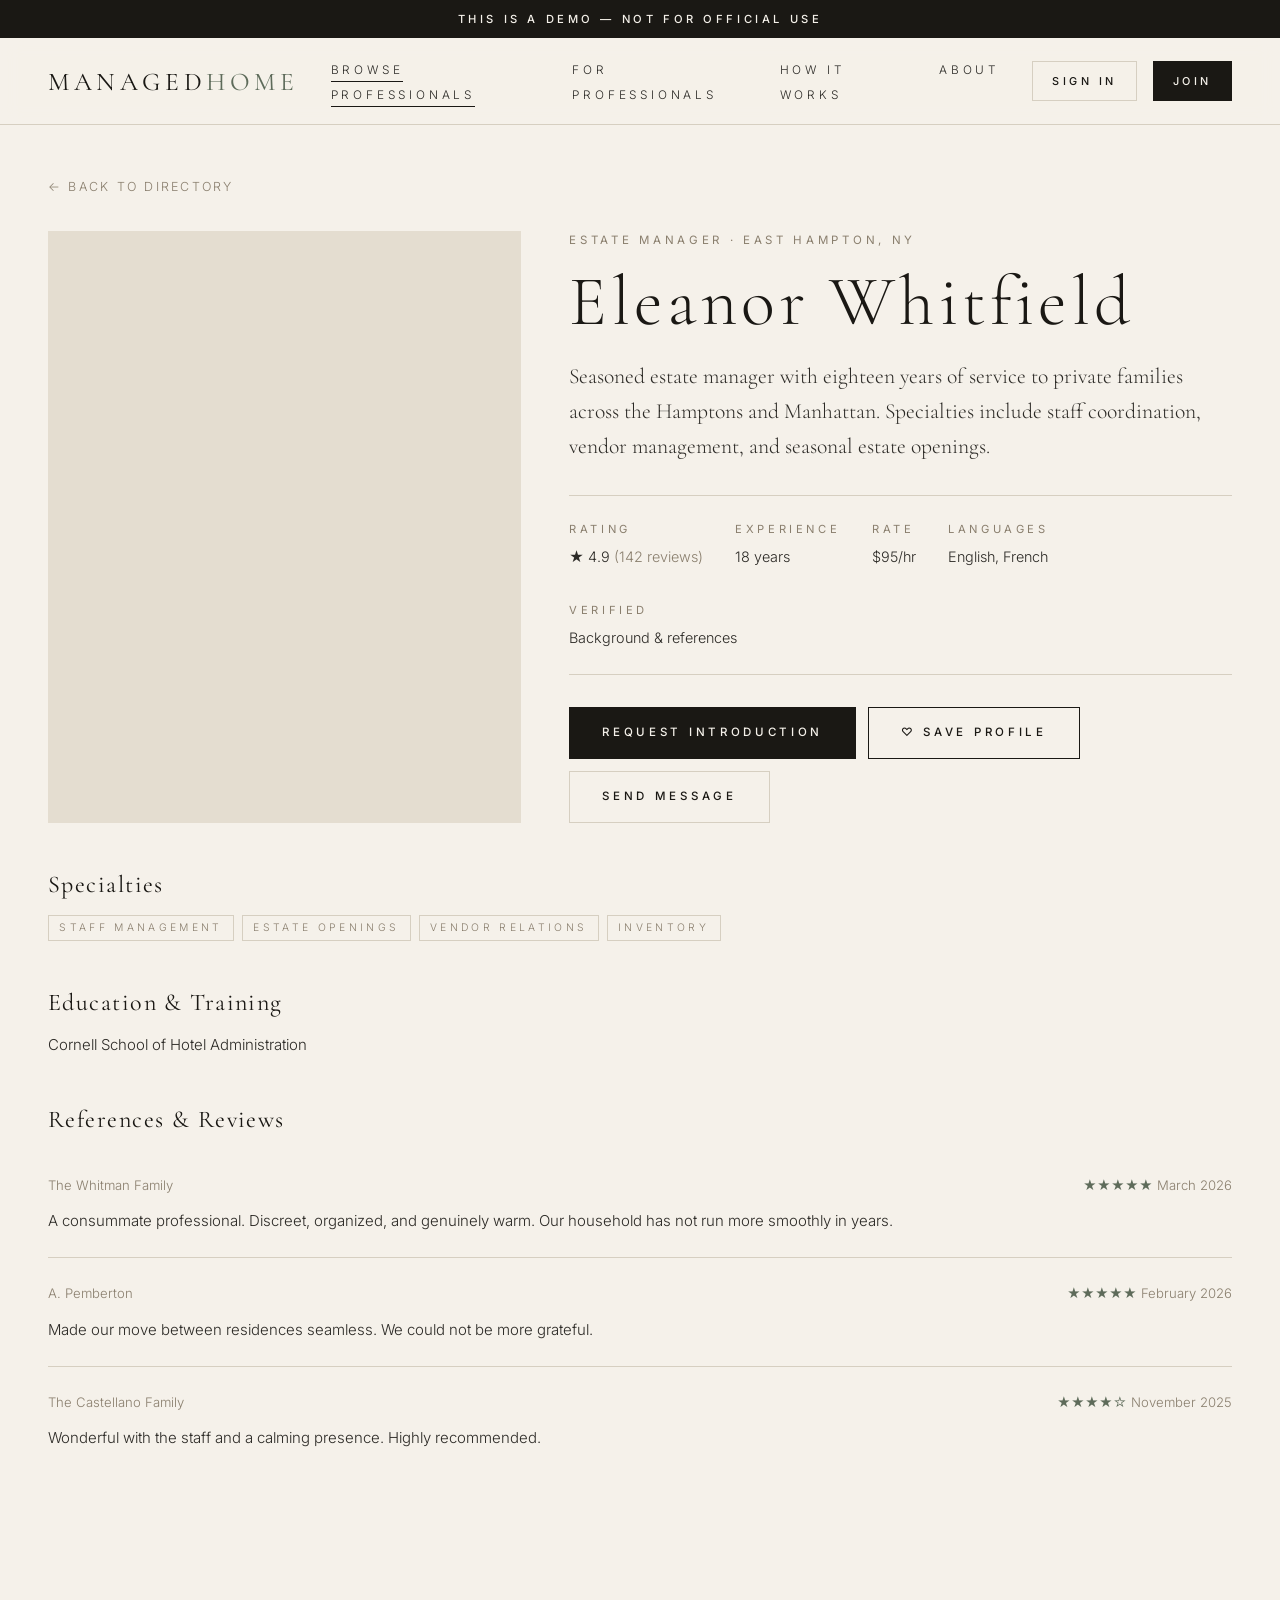
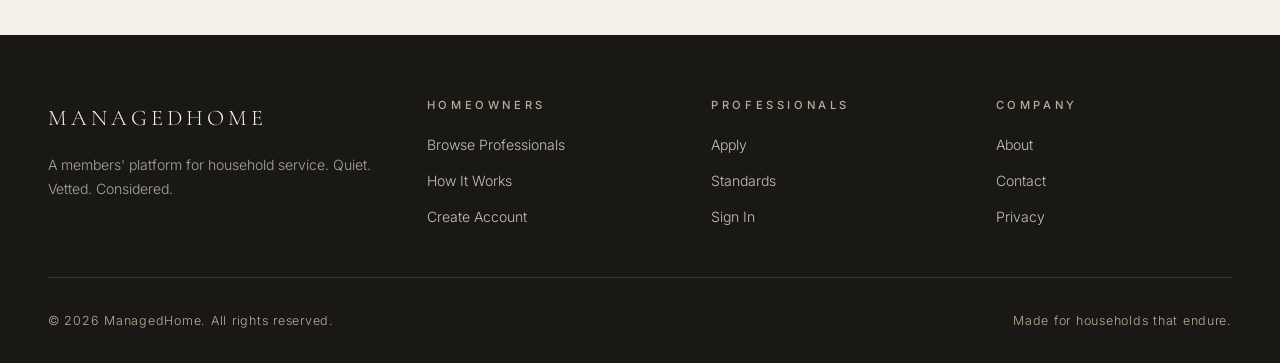
<file: professional.html>
<!doctype html>
<html lang="en">
<head>
  <meta charset="utf-8">
  <meta name="viewport" content="width=device-width, initial-scale=1">
  <title>Professional Profile — ManagedHome</title>
  <link rel="stylesheet" href="css/styles.css">
</head>
<body>

<div class="demo-banner">This is a demo — not for official use</div>

<header class="site-header">
  <nav class="nav">
    <a href="index.html" class="brand">Managed<span>Home</span></a>
    <ul class="nav-links">
      <li><a href="browse.html" class="active">Browse Professionals</a></li>
      <li><a href="apply.html">For Professionals</a></li>
      <li><a href="how-it-works.html">How It Works</a></li>
      <li><a href="about.html">About</a></li>
    </ul>
    <div class="nav-actions">
      <a href="login.html" class="btn btn-sm btn-ghost" data-auth-show="out">Sign In</a>
      <a href="signup.html" class="btn btn-sm btn-primary" data-auth-show="out">Join</a>
      <a href="dashboard-homeowner.html" class="btn btn-sm btn-ghost" data-auth-show="homeowner">My Dashboard</a>
      <a href="dashboard-pro.html"        class="btn btn-sm btn-ghost" data-auth-show="pro">My Dashboard</a>
      <button class="nav-toggle" aria-label="Menu">≡</button>
    </div>
  </nav>
</header>

<section style="padding: 3rem 0 2rem;">
  <div class="container">
    <div style="margin-bottom: 2rem;">
      <a href="browse.html" class="muted" style="font-size:.78rem; letter-spacing:.18em; text-transform:uppercase;">← Back to Directory</a>
    </div>

    <div id="profile-root"></div>
  </div>
</section>

<!-- ============== HIRE MODAL ============== -->
<div id="hire-modal" style="display:none; position:fixed; inset:0; background:rgba(26,24,20,.55); z-index:200; align-items:center; justify-content:center; padding:2rem;">
  <div style="background:var(--bone); max-width:560px; width:100%; padding:3rem; border:1px solid var(--line);">
    <span class="eyebrow" style="display:block; margin-bottom:1rem;">Request Introduction</span>
    <h2 id="hire-modal-title" style="margin-bottom:.75rem;">Hire</h2>
    <p class="muted" style="margin-bottom:2rem;">Send a private inquiry. We'll coordinate the introduction.</p>
    <form id="hire-form" class="form" style="background:transparent; padding:0; border:none;">
      <div class="field">
        <label for="hire-start">Start Date</label>
        <input id="hire-start" type="date" required>
      </div>
      <div class="field">
        <label for="hire-engagement">Engagement</label>
        <select id="hire-engagement" required>
          <option value="full-time">Full-time, live-out</option>
          <option value="live-in">Full-time, live-in</option>
          <option value="part-time">Part-time</option>
          <option value="seasonal">Seasonal</option>
          <option value="trial">Trial / Project</option>
        </select>
      </div>
      <div class="field">
        <label for="hire-message">Message</label>
        <textarea id="hire-message" placeholder="Briefly describe your household and what you’re seeking…" required></textarea>
      </div>
      <div style="display:flex; gap:.75rem; justify-content:flex-end; margin-top:1rem;">
        <button type="button" id="hire-cancel" class="btn btn-sm">Cancel</button>
        <button type="submit" class="btn btn-sm btn-primary">Send Request</button>
      </div>
    </form>
  </div>
</div>

<footer class="site-footer">
  <div class="container">
    <div class="footer-grid">
      <div><div class="footer-brand">ManagedHome</div><p>A members' platform for household service. Quiet. Vetted. Considered.</p></div>
      <div><h4>Homeowners</h4><ul><li><a href="browse.html">Browse Professionals</a></li><li><a href="how-it-works.html">How It Works</a></li><li><a href="signup.html">Create Account</a></li></ul></div>
      <div><h4>Professionals</h4><ul><li><a href="apply.html">Apply</a></li><li><a href="how-it-works.html">Standards</a></li><li><a href="login.html">Sign In</a></li></ul></div>
      <div><h4>Company</h4><ul><li><a href="about.html">About</a></li><li><a href="about.html#contact">Contact</a></li><li><a href="about.html#privacy">Privacy</a></li></ul></div>
    </div>
    <div class="footer-bottom"><span>© 2026 ManagedHome. All rights reserved.</span><span>Made for households that endure.</span></div>
  </div>
</footer>

<script src="js/data.js"></script>
<script src="js/app.js"></script>
<script>
  const id = new URLSearchParams(location.search).get('id') || 'p001';
  const pro = MH.pro(id);
  const root = document.getElementById('profile-root');

  if (!pro) {
    root.innerHTML = `<div class="empty"><h3>Profile not found.</h3><p><a href="browse.html">Return to the directory</a>.</p></div>`;
  } else {
    const reviews = (window.MH_REVIEWS_BY_PRO[pro.id] || window.MH_REVIEWS_BY_PRO.default);
    const saved = MH.isSaved(pro.id);

    root.innerHTML = `
      <div class="profile-hero">
        <div class="profile-photo" style="background-image:url('${pro.photo}')"></div>
        <div class="profile-info">
          <span class="eyebrow">${escapeHtml(MH.trade(pro.trade))} · ${escapeHtml(pro.city)}</span>
          <h1>${escapeHtml(pro.name)}</h1>
          <p class="lede">${escapeHtml(pro.summary)}</p>

          <div class="profile-meta">
            <div><strong>Rating</strong>★ ${pro.rating} <span class="muted">(${pro.reviews} reviews)</span></div>
            <div><strong>Experience</strong>${pro.years} years</div>
            <div><strong>Rate</strong>$${pro.rate}/hr</div>
            <div><strong>Languages</strong>${pro.languages.join(', ')}</div>
            ${pro.verified ? '<div><strong>Verified</strong>Background &amp; references</div>' : ''}
          </div>

          <div style="display:flex; gap:.75rem; flex-wrap:wrap;">
            <button id="hire-btn" class="btn btn-primary">Request Introduction</button>
            <button id="save-btn" class="btn">${saved ? '♥ Saved' : '♡ Save Profile'}</button>
            <button id="message-btn" class="btn btn-ghost">Send Message</button>
          </div>
        </div>
      </div>

      <div class="profile-section">
        <h3>Specialties</h3>
        <div style="display:flex; flex-wrap:wrap; gap:.5rem; margin-top:1rem;">
          ${pro.specialties.map(s => `<span class="tag">${escapeHtml(s)}</span>`).join('')}
        </div>
      </div>

      <div class="profile-section">
        <h3>Education &amp; Training</h3>
        <p>${escapeHtml(pro.education)}</p>
      </div>

      <div class="profile-section">
        <h3>References &amp; Reviews</h3>
        ${reviews.map(r => `
          <div class="review">
            <div class="review-head">
              <span>${escapeHtml(r.author)}</span>
              <span class="review-stars">${'★'.repeat(r.stars)}${'☆'.repeat(5 - r.stars)} <span class="muted">${escapeHtml(r.date)}</span></span>
            </div>
            <p>${escapeHtml(r.body)}</p>
          </div>
        `).join('')}
      </div>
    `;

    document.getElementById('save-btn').addEventListener('click', e => {
      const newlySaved = MH.toggleSaved(pro.id);
      e.currentTarget.textContent = newlySaved ? '♥ Saved' : '♡ Save Profile';
      MH.toast(newlySaved ? 'Saved to your shortlist' : 'Removed from shortlist');
    });

    document.getElementById('message-btn').addEventListener('click', () => {
      const u = MH.user();
      if (!u) { MH.toast('Please sign in to send a message.'); setTimeout(()=>location.href='login.html', 900); return; }
      const text = prompt(`Send a message to ${pro.name}:`);
      if (text && text.trim()) {
        MH.addMessage({ proId: pro.id, from: u.email, body: text.trim() });
        MH.toast('Message sent privately.');
      }
    });

    const modal = document.getElementById('hire-modal');
    document.getElementById('hire-modal-title').textContent = `Hire ${pro.name}`;
    document.getElementById('hire-btn').addEventListener('click', () => {
      const u = MH.user();
      if (!u) { MH.toast('Please sign in to request an introduction.'); setTimeout(()=>location.href='login.html', 900); return; }
      modal.style.display = 'flex';
    });
    document.getElementById('hire-cancel').addEventListener('click', () => modal.style.display = 'none');
    modal.addEventListener('click', e => { if (e.target === modal) modal.style.display = 'none'; });

    document.getElementById('hire-form').addEventListener('submit', e => {
      e.preventDefault();
      MH.addHire({
        proId: pro.id,
        proName: pro.name,
        proTrade: MH.trade(pro.trade),
        homeowner: MH.user()?.email,
        startDate: document.getElementById('hire-start').value,
        engagement: document.getElementById('hire-engagement').value,
        message: document.getElementById('hire-message').value,
      });
      modal.style.display = 'none';
      MH.toast('Introduction requested. We will be in touch within 48 hours.');
    });
  }
</script>
</body>
</html>
</file>
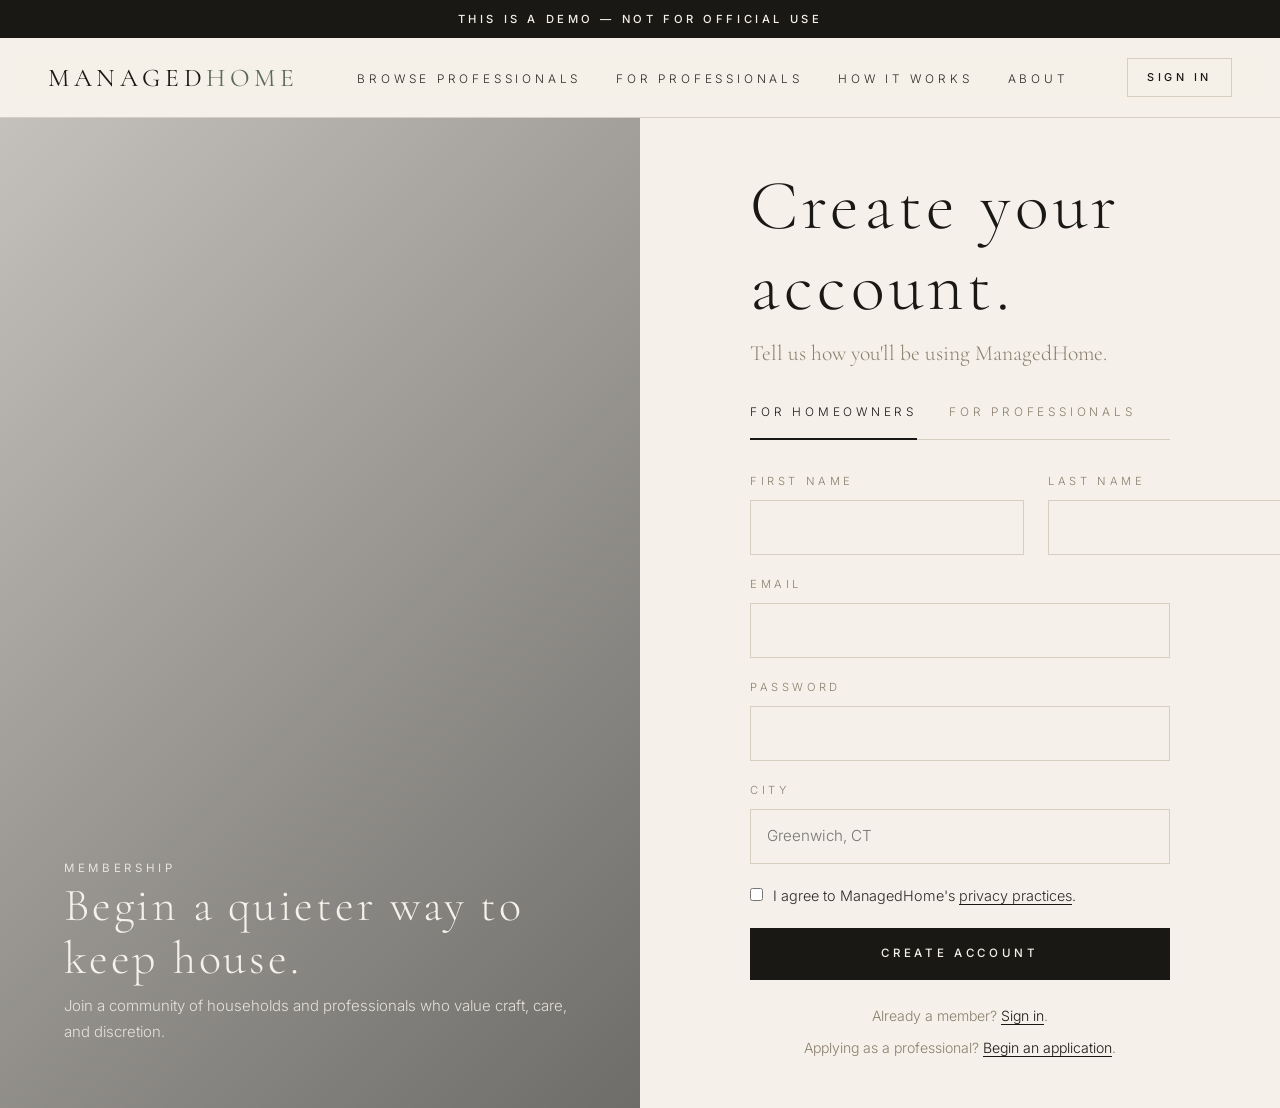
<file: signup.html>
<!doctype html>
<html lang="en">
<head>
  <meta charset="utf-8">
  <meta name="viewport" content="width=device-width, initial-scale=1">
  <title>Create an Account — ManagedHome</title>
  <link rel="stylesheet" href="css/styles.css">
</head>
<body>

<div class="demo-banner">This is a demo — not for official use</div>

<header class="site-header">
  <nav class="nav">
    <a href="index.html" class="brand">Managed<span>Home</span></a>
    <ul class="nav-links">
      <li><a href="browse.html">Browse Professionals</a></li>
      <li><a href="apply.html">For Professionals</a></li>
      <li><a href="how-it-works.html">How It Works</a></li>
      <li><a href="about.html">About</a></li>
    </ul>
    <div class="nav-actions">
      <a href="login.html" class="btn btn-sm btn-ghost">Sign In</a>
      <button class="nav-toggle" aria-label="Menu">≡</button>
    </div>
  </nav>
</header>

<div class="auth-wrap">
  <div class="auth-side" style="background-image:url('https://images.unsplash.com/photo-1600566753190-17f0baa2a6c3?w=1400&q=85&auto=format&fit=crop');">
    <div class="auth-side-content">
      <span class="eyebrow" style="color:rgba(245,241,234,0.85);">Membership</span>
      <h2>Begin a quieter way to keep house.</h2>
      <p>Join a community of households and professionals who value craft, care, and discretion.</p>
    </div>
  </div>

  <div class="auth-form-wrap">
    <div class="auth-form">
      <h1>Create your account.</h1>
      <p class="lede">Tell us how you'll be using ManagedHome.</p>

      <div class="auth-tabs">
        <button class="active" data-role="homeowner">For Homeowners</button>
        <button data-role="pro">For Professionals</button>
      </div>

      <form id="signup-form" class="form" style="background:transparent; padding:0; border:none; gap:1.25rem;">
        <input type="hidden" id="role" value="homeowner">
        <div class="form-row">
          <div class="field"><label for="first">First Name</label><input id="first" required></div>
          <div class="field"><label for="last">Last Name</label><input id="last" required></div>
        </div>
        <div class="field"><label for="email">Email</label><input id="email" type="email" required></div>
        <div class="field"><label for="password">Password</label><input id="password" type="password" minlength="6" required></div>
        <div class="field" id="city-wrap">
          <label for="city">City</label>
          <input id="city" placeholder="Greenwich, CT" required>
        </div>
        <div class="checkbox-row">
          <input type="checkbox" id="agree" required>
          <label for="agree" style="text-transform:none; letter-spacing:0; color:var(--charcoal); font-size:.9rem;">I agree to ManagedHome's <a href="about.html#privacy" style="border-bottom:1px solid var(--ink);">privacy practices</a>.</label>
        </div>
        <button type="submit" class="btn btn-primary btn-block">Create Account</button>
      </form>

      <div class="alt-link">Already a member? <a href="login.html">Sign in</a>.</div>
      <div class="alt-link" id="pro-link" style="margin-top:.5rem;">Applying as a professional? <a href="apply.html">Begin an application</a>.</div>
    </div>
  </div>
</div>

<script src="js/data.js"></script>
<script src="js/app.js"></script>
<script>
  const tabs = document.querySelectorAll('.auth-tabs button');
  tabs.forEach(b => b.addEventListener('click', () => {
    tabs.forEach(x => x.classList.remove('active'));
    b.classList.add('active');
    document.getElementById('role').value = b.dataset.role;
    document.getElementById('pro-link').style.display = b.dataset.role === 'pro' ? 'block' : 'none';
  }));

  document.getElementById('signup-form').addEventListener('submit', e => {
    e.preventDefault();
    const role = document.getElementById('role').value;
    MH.signIn({
      role,
      name:  document.getElementById('first').value + ' ' + document.getElementById('last').value,
      email: document.getElementById('email').value.trim(),
      city:  document.getElementById('city').value.trim(),
    });
    MH.toast('Welcome to ManagedHome.');
    setTimeout(() => location.href = role === 'pro' ? 'dashboard-pro.html' : 'dashboard-homeowner.html', 800);
  });
</script>
</body>
</html>
</file>
<file: css/styles.css>
/* =========================================================
   ManagedHome — Restoration Hardware-inspired aesthetic
   Warm neutrals, refined serif headings, generous whitespace
   ========================================================= */

@import url('https://fonts.googleapis.com/css2?family=Cormorant+Garamond:wght@300;400;500;600&family=Inter:wght@300;400;500;600&display=swap');

:root {
  /* Palette — warm, muted, RH-inspired */
  --bone:        #f5f1ea;
  --ivory:       #ece6dc;
  --cream:       #e4ddd0;
  --taupe:       #b9ad9b;
  --stone:       #8a7f6e;
  --charcoal:    #2c2a26;
  --ink:         #1a1814;
  --line:        #d6cfc1;
  --accent:      #5e6b5a;     /* muted sage */
  --accent-soft: #cfd2c8;

  /* Typography */
  --serif: 'Cormorant Garamond', 'Times New Roman', serif;
  --sans:  'Inter', -apple-system, system-ui, sans-serif;

  /* Spacing rhythm */
  --gutter: clamp(1.25rem, 4vw, 3rem);
  --section: clamp(4rem, 10vw, 8rem);

  /* Letterspacing scale */
  --tracking-wide:  0.32em;
  --tracking-mid:   0.18em;
  --tracking-tight: 0.06em;
}

/* ---------- Reset ---------- */
* { box-sizing: border-box; margin: 0; padding: 0; }
html { scroll-behavior: smooth; }
body {
  font-family: var(--sans);
  font-weight: 300;
  font-size: 15px;
  line-height: 1.7;
  color: var(--charcoal);
  background: var(--bone);
  -webkit-font-smoothing: antialiased;
  text-rendering: optimizeLegibility;
}
img { display: block; max-width: 100%; height: auto; }
a  { color: inherit; text-decoration: none; }
button { font: inherit; cursor: pointer; border: none; background: none; color: inherit; }
input, select, textarea { font: inherit; color: inherit; }

/* ---------- Typography ---------- */
h1, h2, h3, h4 {
  font-family: var(--serif);
  font-weight: 300;
  letter-spacing: var(--tracking-tight);
  color: var(--ink);
  line-height: 1.15;
}
h1 { font-size: clamp(2.4rem, 5.5vw, 4.6rem); }
h2 { font-size: clamp(1.8rem, 3.6vw, 2.9rem); }
h3 { font-size: clamp(1.3rem, 2.2vw, 1.7rem); font-weight: 400; }
h4 { font-size: 1.05rem; font-weight: 500; letter-spacing: var(--tracking-mid); text-transform: uppercase; }
p  { color: var(--charcoal); }

.eyebrow {
  font-family: var(--sans);
  font-size: 0.72rem;
  letter-spacing: var(--tracking-wide);
  text-transform: uppercase;
  color: var(--stone);
  font-weight: 400;
}

.lede {
  font-family: var(--serif);
  font-size: clamp(1.1rem, 1.8vw, 1.35rem);
  line-height: 1.6;
  color: var(--charcoal);
  font-weight: 300;
}

/* ---------- Layout ---------- */
.container {
  width: 100%;
  max-width: 1320px;
  margin: 0 auto;
  padding: 0 var(--gutter);
}
.container-narrow {
  width: 100%;
  max-width: 720px;
  margin: 0 auto;
  padding: 0 var(--gutter);
}
section { padding: var(--section) 0; }
.center { text-align: center; }

/* ---------- Demo banner ---------- */
.demo-banner {
  background: var(--ink);
  color: var(--bone);
  text-align: center;
  padding: 0.6rem 1rem;
  font-size: 0.7rem;
  letter-spacing: var(--tracking-wide);
  text-transform: uppercase;
  font-weight: 500;
}

/* ---------- Header / Nav ---------- */
.site-header {
  position: sticky;
  top: 0;
  z-index: 50;
  background: rgba(245, 241, 234, 0.92);
  backdrop-filter: saturate(140%) blur(10px);
  -webkit-backdrop-filter: saturate(140%) blur(10px);
  border-bottom: 1px solid var(--line);
}
.nav {
  display: flex;
  align-items: center;
  justify-content: space-between;
  padding: 1.1rem var(--gutter);
  max-width: 1320px;
  margin: 0 auto;
  gap: 2rem;
}
.brand {
  font-family: var(--serif);
  font-size: 1.6rem;
  font-weight: 400;
  letter-spacing: var(--tracking-mid);
  color: var(--ink);
  text-transform: uppercase;
}
.brand span { color: var(--accent); }
.nav-links {
  display: flex;
  gap: 2.2rem;
  list-style: none;
}
.nav-links a {
  font-size: 0.74rem;
  letter-spacing: var(--tracking-wide);
  text-transform: uppercase;
  color: var(--charcoal);
  padding-bottom: 4px;
  border-bottom: 1px solid transparent;
  transition: border-color .25s ease, color .25s ease;
}
.nav-links a:hover { border-color: var(--ink); }
.nav-links a.active { border-color: var(--ink); }

.nav-actions {
  display: flex;
  gap: 1rem;
  align-items: center;
}
.nav-toggle {
  display: none;
  font-size: 1.4rem;
  padding: .25rem .5rem;
}

/* ---------- Buttons ---------- */
.btn {
  display: inline-block;
  padding: 0.95rem 2rem;
  font-size: 0.72rem;
  font-weight: 500;
  letter-spacing: var(--tracking-wide);
  text-transform: uppercase;
  text-align: center;
  border: 1px solid var(--ink);
  background: transparent;
  color: var(--ink);
  transition: background .3s ease, color .3s ease, border-color .3s ease;
  cursor: pointer;
  white-space: nowrap;
}
.btn:hover { background: var(--ink); color: var(--bone); }
.btn-primary { background: var(--ink); color: var(--bone); }
.btn-primary:hover { background: var(--accent); border-color: var(--accent); color: var(--bone); }
.btn-light { border-color: var(--bone); color: var(--bone); }
.btn-light:hover { background: var(--bone); color: var(--ink); }
.btn-ghost { border-color: var(--line); }
.btn-sm { padding: 0.6rem 1.2rem; font-size: 0.68rem; }
.btn-block { display: block; width: 100%; }

/* ---------- Hero ---------- */
.hero {
  position: relative;
  min-height: 78vh;
  display: flex;
  align-items: center;
  background-size: cover;
  background-position: center;
  color: var(--bone);
  isolation: isolate;
}
.hero::before {
  content: '';
  position: absolute; inset: 0;
  background: linear-gradient(180deg, rgba(0,0,0,0.18) 0%, rgba(0,0,0,0.45) 100%);
  z-index: -1;
}
.hero-content {
  max-width: 720px;
  padding: clamp(4rem, 12vw, 8rem) var(--gutter);
}
.hero h1 {
  color: var(--bone);
  font-size: clamp(2.6rem, 6vw, 5.2rem);
  font-weight: 300;
  letter-spacing: 0.02em;
}
.hero p {
  margin-top: 1.5rem;
  color: rgba(245, 241, 234, 0.92);
  font-size: 1.05rem;
  max-width: 520px;
}
.hero-actions { margin-top: 2.5rem; display: flex; gap: 1rem; flex-wrap: wrap; }
.hero .eyebrow { color: rgba(245, 241, 234, 0.85); }

/* ---------- Section heading ---------- */
.section-head {
  text-align: center;
  margin-bottom: 4rem;
}
.section-head .eyebrow { display: block; margin-bottom: 1rem; }
.section-head h2 { max-width: 720px; margin: 0 auto; }
.section-head p {
  max-width: 600px;
  margin: 1.25rem auto 0;
  color: var(--stone);
}

/* ---------- Two-up cards (homeowner vs pro) ---------- */
.split {
  display: grid;
  grid-template-columns: 1fr 1fr;
  gap: 2rem;
}
.split-card {
  position: relative;
  aspect-ratio: 4/5;
  background-size: cover;
  background-position: center;
  display: flex;
  align-items: flex-end;
  justify-content: center;
  padding: 3rem 2rem;
  overflow: hidden;
  isolation: isolate;
}
.split-card::before {
  content: '';
  position: absolute; inset: 0;
  background: linear-gradient(180deg, rgba(0,0,0,0.0) 40%, rgba(0,0,0,0.55) 100%);
  z-index: -1;
  transition: background .4s ease;
}
.split-card:hover::before { background: linear-gradient(180deg, rgba(0,0,0,0.1) 40%, rgba(0,0,0,0.7) 100%); }
.split-card-inner {
  text-align: center;
  color: var(--bone);
  max-width: 360px;
}
.split-card h3 {
  font-family: var(--serif);
  font-size: 2rem;
  color: var(--bone);
  margin-bottom: .5rem;
  letter-spacing: var(--tracking-mid);
  text-transform: uppercase;
  font-weight: 300;
}
.split-card p { color: rgba(245, 241, 234, 0.9); margin-bottom: 1.5rem; }

/* ---------- Featured pros grid ---------- */
.pro-grid {
  display: grid;
  grid-template-columns: repeat(auto-fill, minmax(260px, 1fr));
  gap: 2.5rem 2rem;
}
.pro-card {
  background: var(--bone);
  border: 1px solid var(--line);
  display: flex;
  flex-direction: column;
  transition: transform .3s ease, box-shadow .3s ease;
  cursor: pointer;
}
.pro-card:hover {
  transform: translateY(-4px);
  box-shadow: 0 18px 30px -22px rgba(0,0,0,0.18);
}
.pro-card-img {
  aspect-ratio: 4/5;
  background-size: cover;
  background-position: center;
  background-color: var(--cream);
}
.pro-card-body { padding: 1.5rem 1.4rem 1.6rem; }
.pro-card-name {
  font-family: var(--serif);
  font-size: 1.4rem;
  color: var(--ink);
  font-weight: 400;
  letter-spacing: var(--tracking-tight);
}
.pro-card-trade {
  font-size: 0.7rem;
  letter-spacing: var(--tracking-wide);
  text-transform: uppercase;
  color: var(--stone);
  margin-top: .35rem;
}
.pro-card-meta {
  display: flex;
  justify-content: space-between;
  align-items: baseline;
  margin-top: 1rem;
  padding-top: 1rem;
  border-top: 1px solid var(--line);
  font-size: 0.85rem;
}
.pro-card-rating { color: var(--accent); }
.pro-card-rate { color: var(--ink); font-weight: 500; }

/* ---------- Filters bar ---------- */
.filters {
  display: flex;
  gap: 1rem;
  flex-wrap: wrap;
  align-items: center;
  padding: 1.5rem;
  background: var(--ivory);
  border: 1px solid var(--line);
  margin-bottom: 3rem;
}
.filters label {
  font-size: 0.7rem;
  letter-spacing: var(--tracking-wide);
  text-transform: uppercase;
  color: var(--stone);
  display: block;
  margin-bottom: .35rem;
}
.filter-group { flex: 1; min-width: 160px; }
.filters select, .filters input {
  width: 100%;
  padding: .65rem .8rem;
  border: 1px solid var(--line);
  background: var(--bone);
  color: var(--ink);
  font-size: 0.9rem;
  font-family: var(--sans);
  outline: none;
  transition: border-color .2s;
}
.filters select:focus, .filters input:focus { border-color: var(--ink); }

/* ---------- How it works steps ---------- */
.steps {
  display: grid;
  grid-template-columns: repeat(3, 1fr);
  gap: 2.5rem;
  counter-reset: step;
}
.step { text-align: center; }
.step-num {
  font-family: var(--serif);
  font-size: 3rem;
  color: var(--accent);
  font-weight: 400;
  margin-bottom: 1rem;
  display: block;
}
.step h3 {
  font-family: var(--serif);
  font-size: 1.4rem;
  margin-bottom: .75rem;
  font-weight: 400;
}
.step p { color: var(--stone); max-width: 320px; margin: 0 auto; }

/* ---------- Testimonials ---------- */
.testimonial {
  text-align: center;
  max-width: 760px;
  margin: 0 auto;
}
.testimonial blockquote {
  font-family: var(--serif);
  font-size: clamp(1.4rem, 2.4vw, 1.9rem);
  line-height: 1.5;
  color: var(--ink);
  font-weight: 300;
  font-style: italic;
}
.testimonial cite {
  display: block;
  margin-top: 2rem;
  font-style: normal;
  font-size: 0.74rem;
  letter-spacing: var(--tracking-wide);
  text-transform: uppercase;
  color: var(--stone);
}

/* ---------- Forms ---------- */
.form {
  display: flex;
  flex-direction: column;
  gap: 1.5rem;
  background: var(--ivory);
  padding: clamp(2rem, 4vw, 3.5rem);
  border: 1px solid var(--line);
}
.form-row {
  display: grid;
  grid-template-columns: 1fr 1fr;
  gap: 1.5rem;
}
.field { display: flex; flex-direction: column; }
.field label {
  font-size: 0.7rem;
  letter-spacing: var(--tracking-wide);
  text-transform: uppercase;
  color: var(--stone);
  margin-bottom: .55rem;
}
.field input,
.field select,
.field textarea {
  padding: .85rem 1rem;
  background: var(--bone);
  border: 1px solid var(--line);
  font-size: 0.95rem;
  color: var(--ink);
  font-family: var(--sans);
  outline: none;
  transition: border-color .2s;
}
.field input:focus,
.field select:focus,
.field textarea:focus { border-color: var(--ink); }
.field textarea { min-height: 120px; resize: vertical; }
.field-help { font-size: .78rem; color: var(--stone); margin-top: .35rem; }

.checkbox-row {
  display: flex;
  gap: .6rem;
  align-items: flex-start;
  font-size: .9rem;
  color: var(--charcoal);
}
.checkbox-row input { margin-top: .25rem; }

/* ---------- Profile detail ---------- */
.profile-hero {
  display: grid;
  grid-template-columns: 1fr 1.4fr;
  gap: 3rem;
  align-items: start;
}
.profile-photo {
  aspect-ratio: 4/5;
  background-size: cover;
  background-position: center;
  background-color: var(--cream);
}
.profile-info .eyebrow { display: block; margin-bottom: .75rem; }
.profile-info h1 { margin-bottom: 1rem; }
.profile-meta {
  display: flex;
  gap: 2rem;
  flex-wrap: wrap;
  margin: 2rem 0;
  padding: 1.5rem 0;
  border-top: 1px solid var(--line);
  border-bottom: 1px solid var(--line);
}
.profile-meta div { font-size: 0.9rem; }
.profile-meta strong {
  display: block;
  font-size: 0.7rem;
  letter-spacing: var(--tracking-wide);
  text-transform: uppercase;
  color: var(--stone);
  margin-bottom: .35rem;
  font-weight: 400;
}
.profile-section { margin-top: 3rem; }
.profile-section h3 {
  font-family: var(--serif);
  font-size: 1.5rem;
  margin-bottom: 1rem;
  font-weight: 400;
}
.review {
  padding: 1.5rem 0;
  border-bottom: 1px solid var(--line);
}
.review:last-child { border-bottom: none; }
.review-head {
  display: flex;
  justify-content: space-between;
  margin-bottom: .75rem;
  font-size: .82rem;
  color: var(--stone);
}
.review-stars { color: var(--accent); }

/* ---------- Dashboard ---------- */
.dash {
  display: grid;
  grid-template-columns: 240px 1fr;
  min-height: calc(100vh - 70px);
}
.dash-side {
  background: var(--ivory);
  border-right: 1px solid var(--line);
  padding: 2.5rem 1.5rem;
}
.dash-side h4 {
  font-family: var(--sans);
  font-size: 0.7rem;
  letter-spacing: var(--tracking-wide);
  color: var(--stone);
  margin-bottom: 1rem;
  font-weight: 500;
}
.dash-nav { list-style: none; display: flex; flex-direction: column; gap: .25rem; margin-bottom: 2.5rem; }
.dash-nav a {
  display: block;
  padding: .65rem .85rem;
  font-size: 0.9rem;
  color: var(--charcoal);
  border-left: 2px solid transparent;
  transition: background .2s, border-color .2s;
}
.dash-nav a:hover { background: var(--cream); }
.dash-nav a.active { background: var(--cream); border-left-color: var(--ink); color: var(--ink); font-weight: 500; }
.dash-main { padding: 3rem clamp(1.5rem, 4vw, 3.5rem); }
.dash-head {
  display: flex;
  justify-content: space-between;
  align-items: flex-end;
  margin-bottom: 2.5rem;
  flex-wrap: wrap;
  gap: 1rem;
}
.dash-head h1 { font-size: clamp(1.7rem, 3vw, 2.4rem); }

.stat-grid {
  display: grid;
  grid-template-columns: repeat(auto-fit, minmax(180px, 1fr));
  gap: 1rem;
  margin-bottom: 3rem;
}
.stat {
  background: var(--bone);
  border: 1px solid var(--line);
  padding: 1.5rem 1.25rem;
}
.stat-label {
  font-size: 0.7rem;
  letter-spacing: var(--tracking-wide);
  text-transform: uppercase;
  color: var(--stone);
  margin-bottom: .5rem;
}
.stat-value {
  font-family: var(--serif);
  font-size: 2.2rem;
  color: var(--ink);
  font-weight: 400;
}

.dash-card {
  background: var(--bone);
  border: 1px solid var(--line);
  padding: 1.75rem;
  margin-bottom: 1.5rem;
}
.dash-card h3 {
  font-size: 1.2rem;
  margin-bottom: 1rem;
  font-weight: 400;
}
.dash-list { list-style: none; }
.dash-list li {
  display: flex;
  justify-content: space-between;
  padding: 1rem 0;
  border-bottom: 1px solid var(--line);
  font-size: 0.92rem;
  align-items: center;
  gap: 1rem;
}
.dash-list li:last-child { border-bottom: none; }
.dash-list .meta { color: var(--stone); font-size: 0.82rem; }

.tag {
  display: inline-block;
  padding: .2rem .65rem;
  font-size: 0.65rem;
  letter-spacing: var(--tracking-wide);
  text-transform: uppercase;
  border: 1px solid var(--line);
  color: var(--stone);
}
.tag-active   { color: var(--accent); border-color: var(--accent); }
.tag-pending  { color: #b78a3e; border-color: #b78a3e; }
.tag-complete { color: var(--stone); }

/* ---------- Footer ---------- */
.site-footer {
  background: var(--ink);
  color: var(--bone);
  padding: 4rem 0 2rem;
  margin-top: var(--section);
}
.footer-grid {
  display: grid;
  grid-template-columns: 1.4fr 1fr 1fr 1fr;
  gap: 3rem;
  margin-bottom: 3rem;
}
.footer-grid h4 {
  font-family: var(--sans);
  font-size: 0.7rem;
  letter-spacing: var(--tracking-wide);
  color: var(--taupe);
  margin-bottom: 1.25rem;
  font-weight: 500;
}
.footer-grid ul { list-style: none; display: flex; flex-direction: column; gap: .65rem; }
.footer-grid a { color: rgba(245,241,234,0.78); font-size: 0.88rem; transition: color .2s; }
.footer-grid a:hover { color: var(--bone); }
.footer-grid p { color: rgba(245,241,234,0.65); font-size: 0.88rem; line-height: 1.7; }
.footer-brand { font-family: var(--serif); font-size: 1.4rem; letter-spacing: var(--tracking-mid); text-transform: uppercase; margin-bottom: 1rem; }
.footer-bottom {
  border-top: 1px solid rgba(245,241,234,0.12);
  padding-top: 2rem;
  display: flex;
  justify-content: space-between;
  flex-wrap: wrap;
  gap: 1rem;
  font-size: 0.78rem;
  color: var(--taupe);
  letter-spacing: var(--tracking-tight);
}

/* ---------- Auth pages ---------- */
.auth-wrap {
  min-height: calc(100vh - 70px);
  display: grid;
  grid-template-columns: 1fr 1fr;
}
.auth-side {
  background-size: cover;
  background-position: center;
  position: relative;
  isolation: isolate;
}
.auth-side::before {
  content: '';
  position: absolute; inset: 0;
  background: linear-gradient(135deg, rgba(0,0,0,0.2), rgba(0,0,0,0.55));
  z-index: -1;
}
.auth-side-content {
  position: absolute; bottom: 4rem; left: 4rem; right: 4rem;
  color: var(--bone);
}
.auth-side-content h2 { color: var(--bone); font-weight: 300; margin-bottom: .5rem; }
.auth-side-content p  { color: rgba(245,241,234,0.85); }
.auth-form-wrap {
  display: flex;
  align-items: center;
  justify-content: center;
  padding: 3rem var(--gutter);
}
.auth-form { width: 100%; max-width: 420px; }
.auth-form h1 { margin-bottom: 0.5rem; }
.auth-form .lede { margin-bottom: 2rem; color: var(--stone); }
.auth-tabs {
  display: flex;
  gap: 2rem;
  margin-bottom: 2rem;
  border-bottom: 1px solid var(--line);
}
.auth-tabs button {
  padding: 0 0 1rem;
  font-size: 0.74rem;
  letter-spacing: var(--tracking-wide);
  text-transform: uppercase;
  color: var(--stone);
  border-bottom: 2px solid transparent;
  margin-bottom: -1px;
}
.auth-tabs button.active { color: var(--ink); border-bottom-color: var(--ink); }
.alt-link { text-align: center; margin-top: 1.5rem; font-size: 0.88rem; color: var(--stone); }
.alt-link a { color: var(--ink); border-bottom: 1px solid var(--ink); }

/* ---------- Toast ---------- */
.toast {
  position: fixed;
  bottom: 2rem;
  right: 2rem;
  background: var(--ink);
  color: var(--bone);
  padding: 1rem 1.5rem;
  font-size: 0.85rem;
  letter-spacing: var(--tracking-tight);
  z-index: 100;
  opacity: 0;
  transform: translateY(20px);
  transition: opacity .3s, transform .3s;
  pointer-events: none;
  max-width: 320px;
}
.toast.show { opacity: 1; transform: translateY(0); }

/* ---------- Utility ---------- */
.divider {
  border: none;
  border-top: 1px solid var(--line);
  margin: 3rem 0;
}
.muted { color: var(--stone); }
.mono-num { font-variant-numeric: tabular-nums; }

/* ---------- Page banner ---------- */
.page-banner {
  background: var(--ivory);
  padding: clamp(3rem, 6vw, 5rem) 0;
  text-align: center;
  border-bottom: 1px solid var(--line);
}
.page-banner .eyebrow { display: block; margin-bottom: 1rem; }
.page-banner p { max-width: 620px; margin: 1rem auto 0; color: var(--stone); }

/* ---------- CTA strip ---------- */
.cta-strip {
  background: var(--ink);
  color: var(--bone);
  text-align: center;
  padding: clamp(4rem, 8vw, 6rem) var(--gutter);
}
.cta-strip h2 { color: var(--bone); margin-bottom: 1rem; }
.cta-strip p { color: rgba(245,241,234,0.78); max-width: 540px; margin: 0 auto 2rem; }

/* ---------- Empty state ---------- */
.empty {
  text-align: center;
  padding: 3rem 1rem;
  color: var(--stone);
  border: 1px dashed var(--line);
}
.empty h3 { margin-bottom: .5rem; font-weight: 400; }

/* ---------- Responsive ---------- */
@media (max-width: 880px) {
  .nav-links { display: none; }
  .nav-links.open {
    display: flex;
    position: absolute;
    top: 100%; left: 0; right: 0;
    background: var(--bone);
    flex-direction: column;
    padding: 1.5rem var(--gutter);
    border-bottom: 1px solid var(--line);
    gap: 1.2rem;
  }
  .nav-toggle { display: block; }
  .split { grid-template-columns: 1fr; }
  .steps { grid-template-columns: 1fr; gap: 3rem; }
  .footer-grid { grid-template-columns: 1fr 1fr; gap: 2rem; }
  .form-row { grid-template-columns: 1fr; }
  .profile-hero { grid-template-columns: 1fr; }
  .auth-wrap { grid-template-columns: 1fr; }
  .auth-side { display: none; }
  .dash { grid-template-columns: 1fr; }
  .dash-side {
    border-right: none;
    border-bottom: 1px solid var(--line);
    padding: 1.25rem var(--gutter);
  }
  .dash-nav { flex-direction: row; flex-wrap: wrap; margin-bottom: 0; }
}
@media (max-width: 520px) {
  .footer-grid { grid-template-columns: 1fr; }
  .nav-actions .btn:not(.btn-primary) { display: none; }
}
</file>
